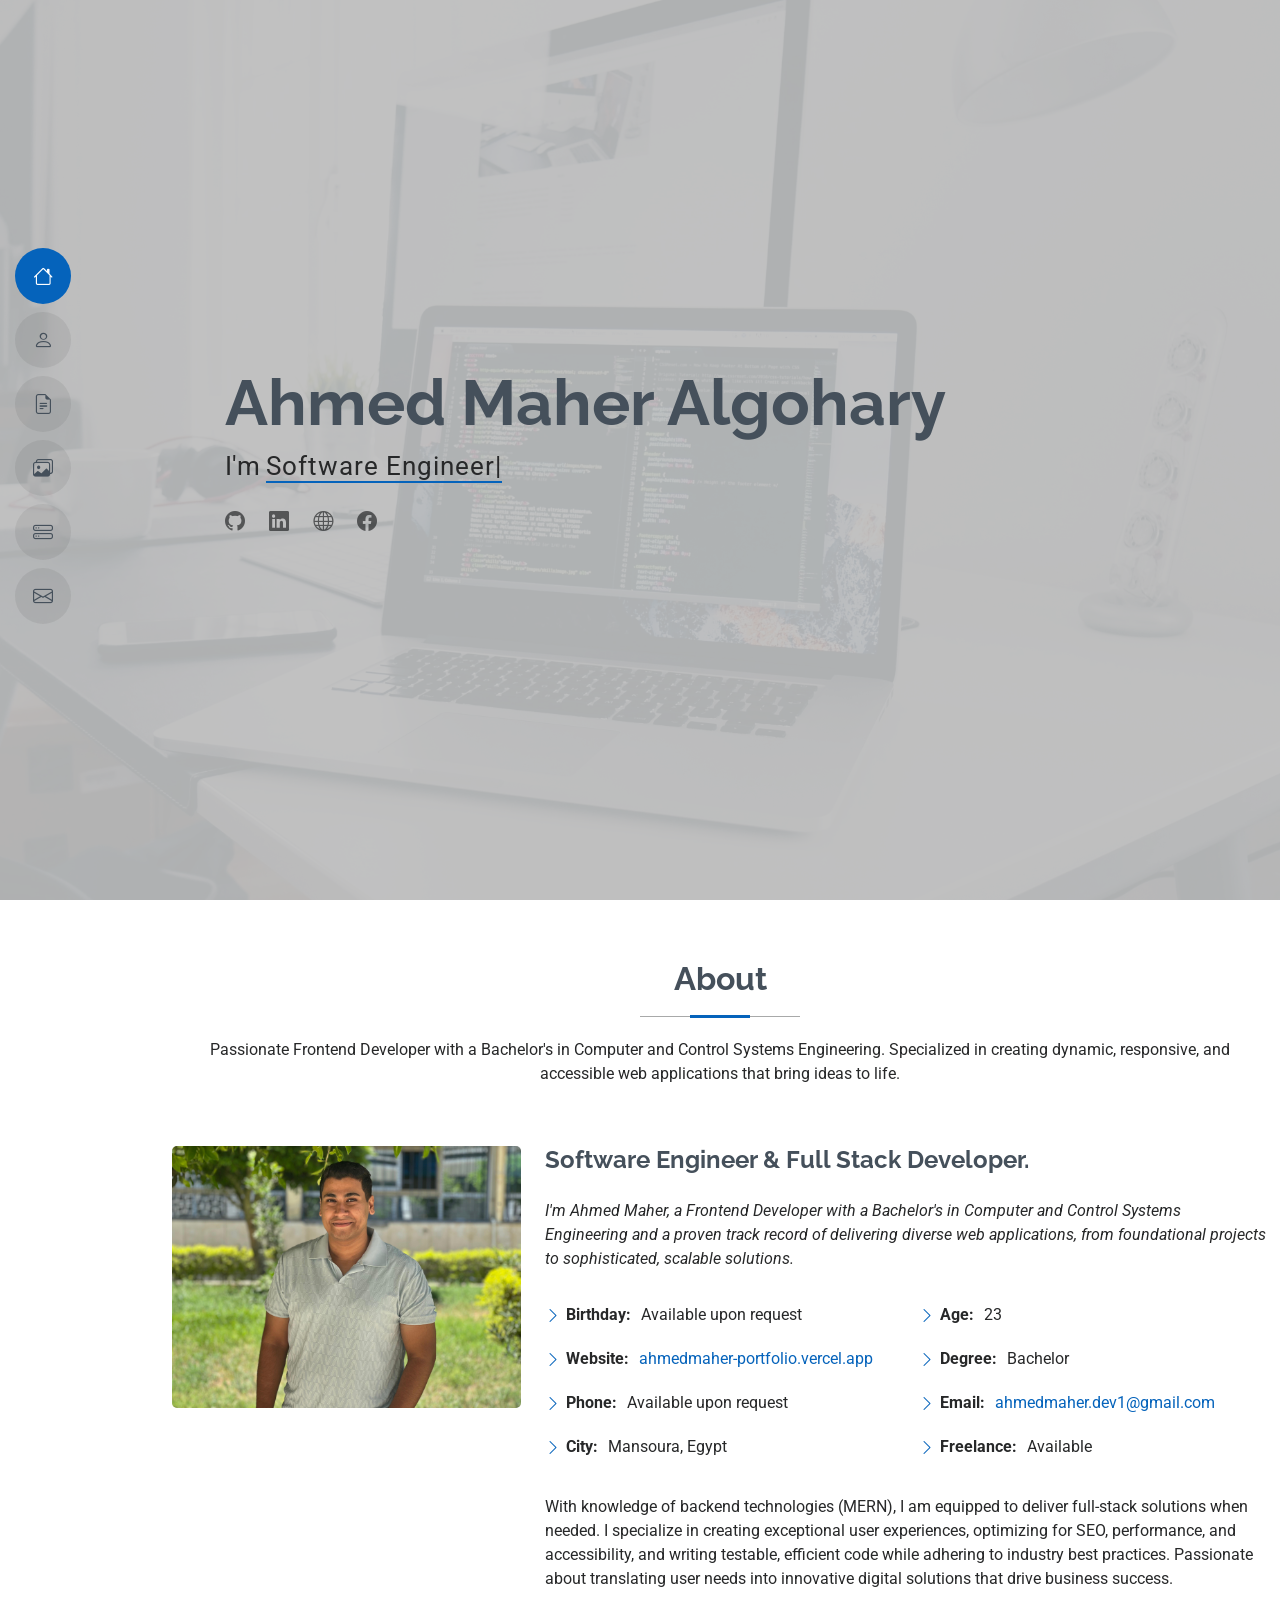
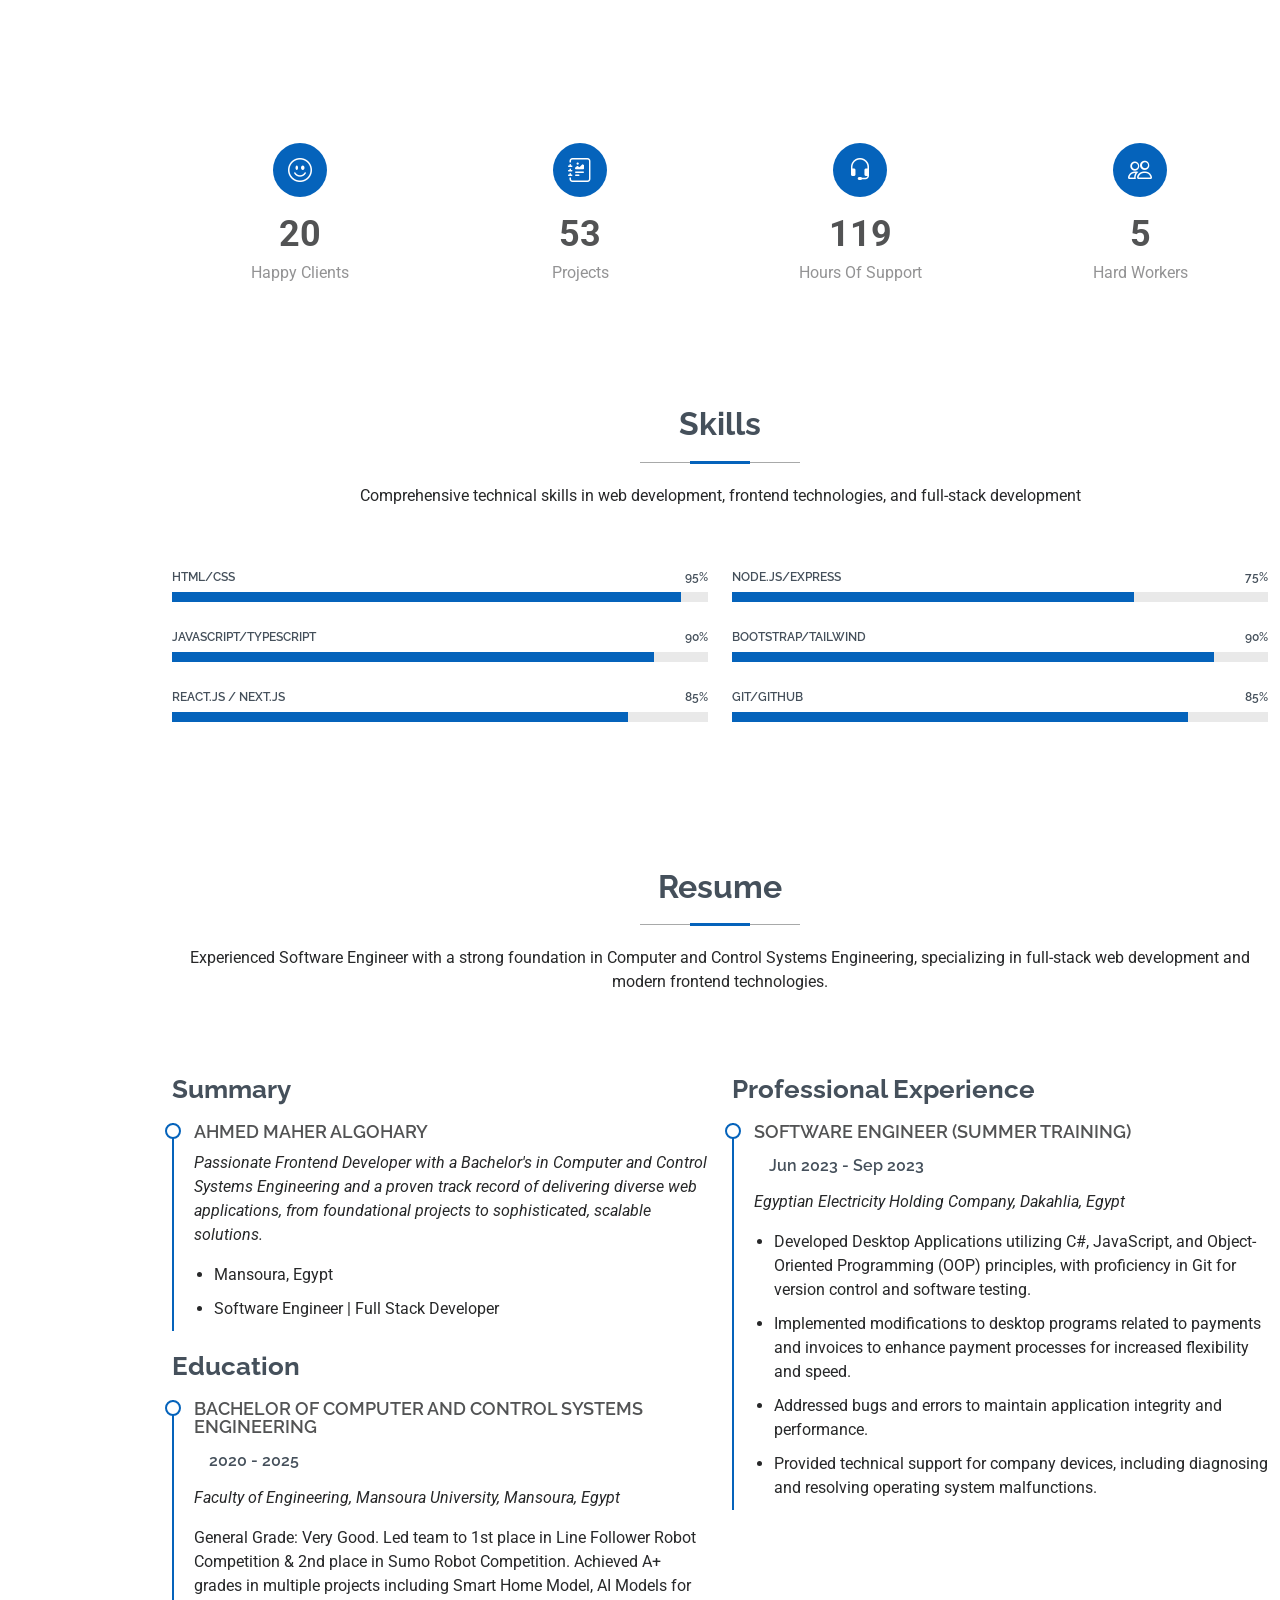
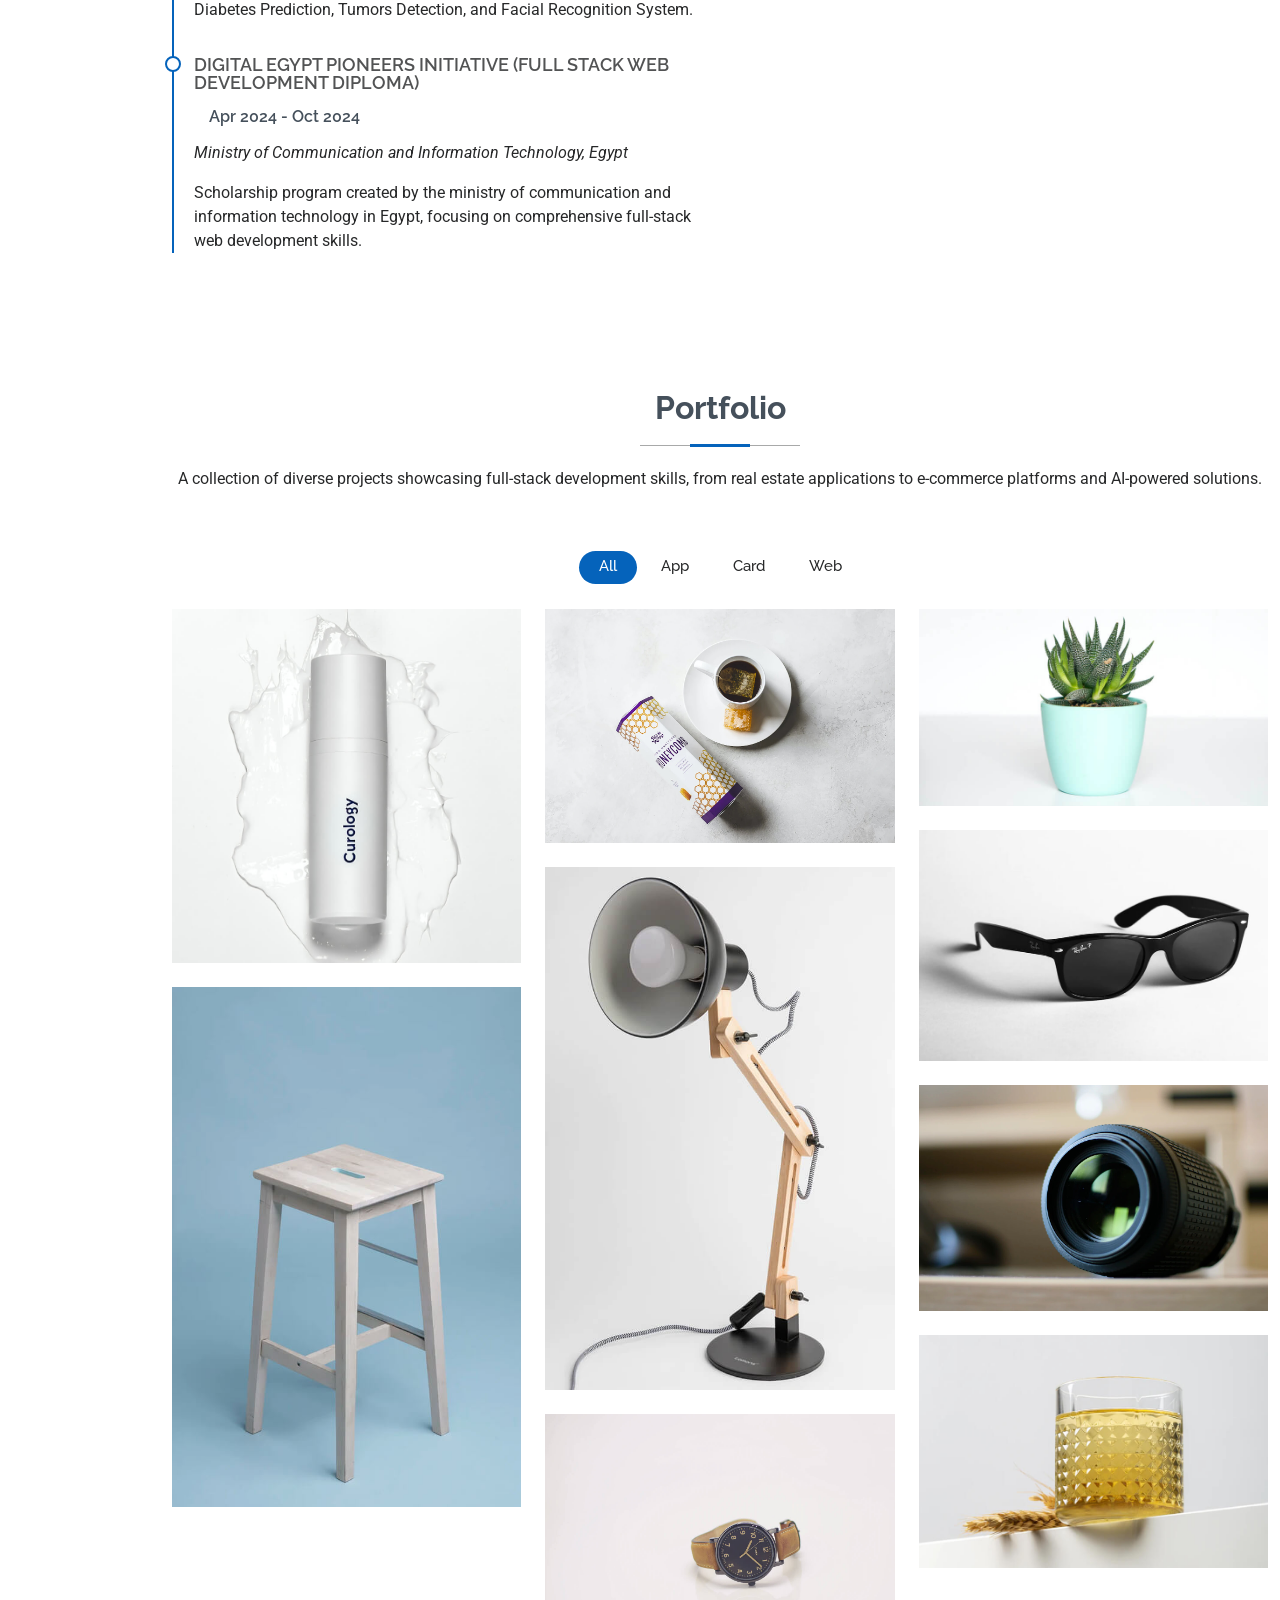
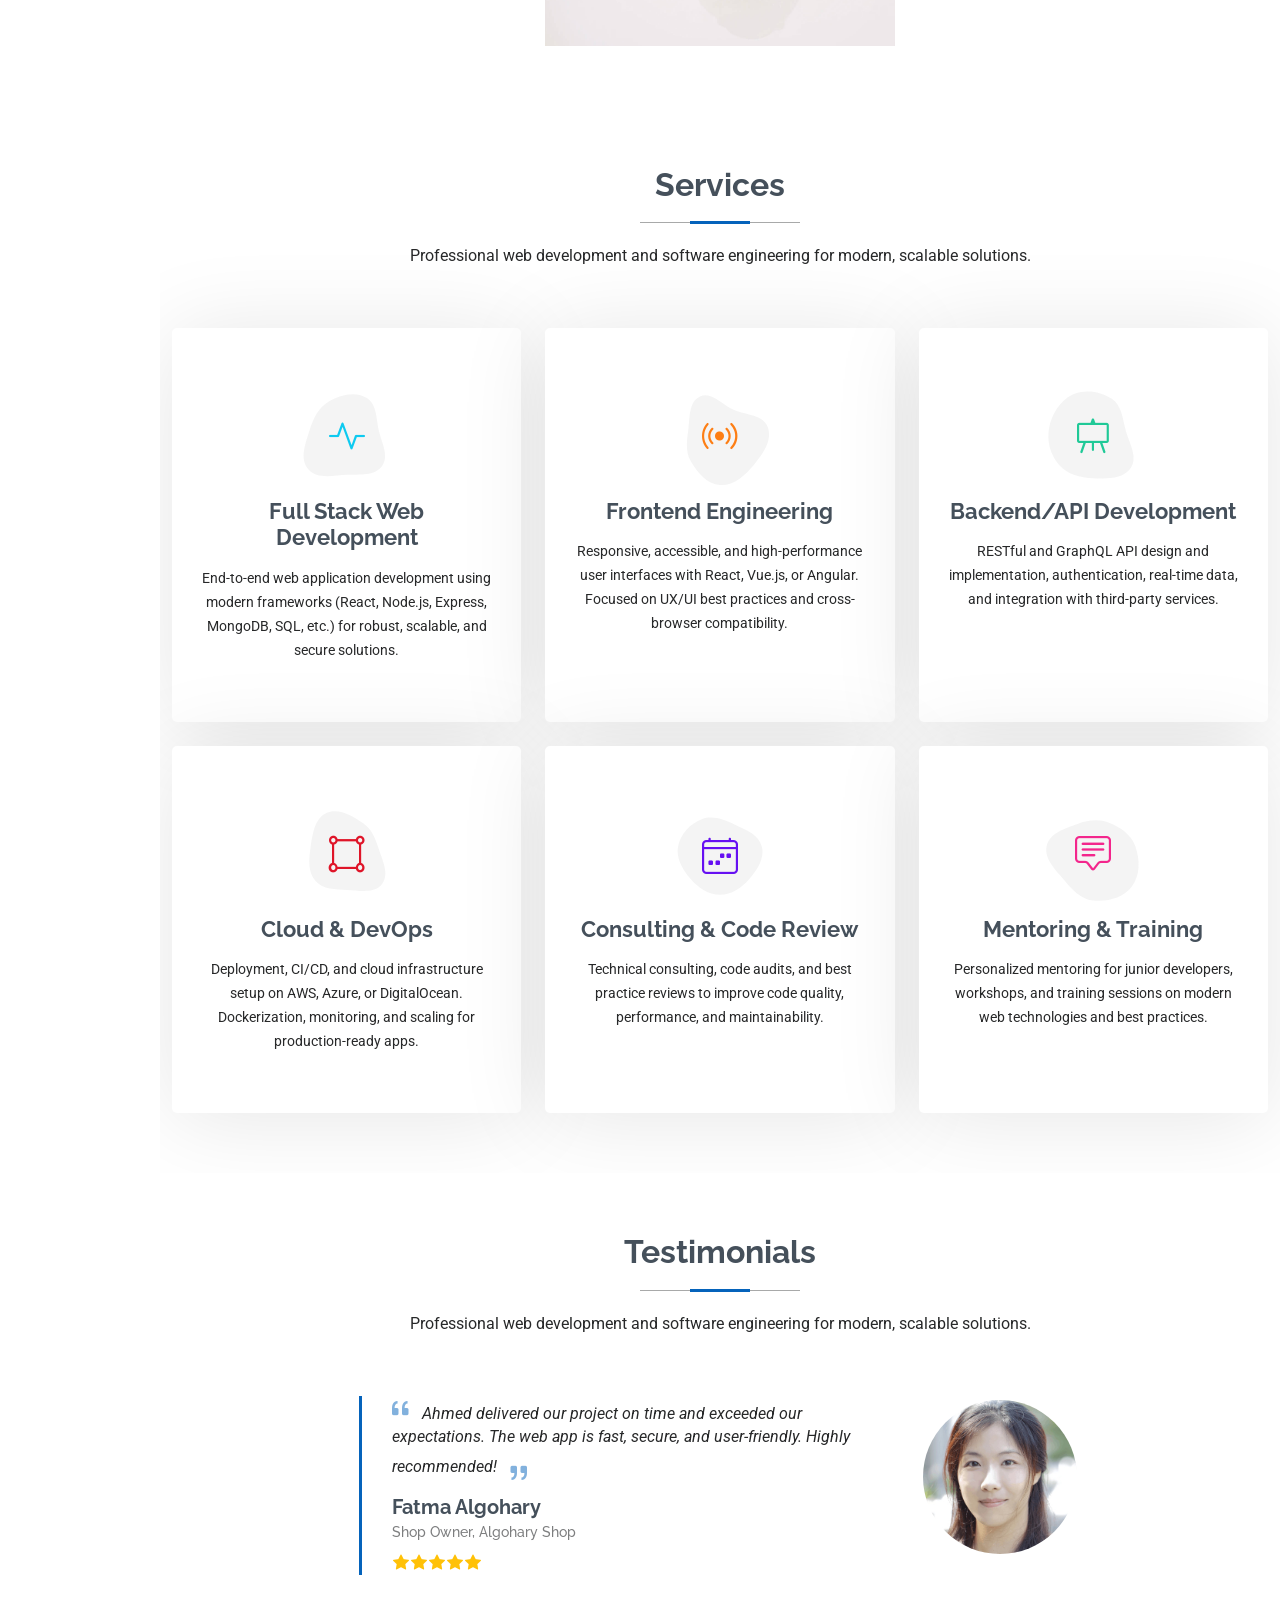
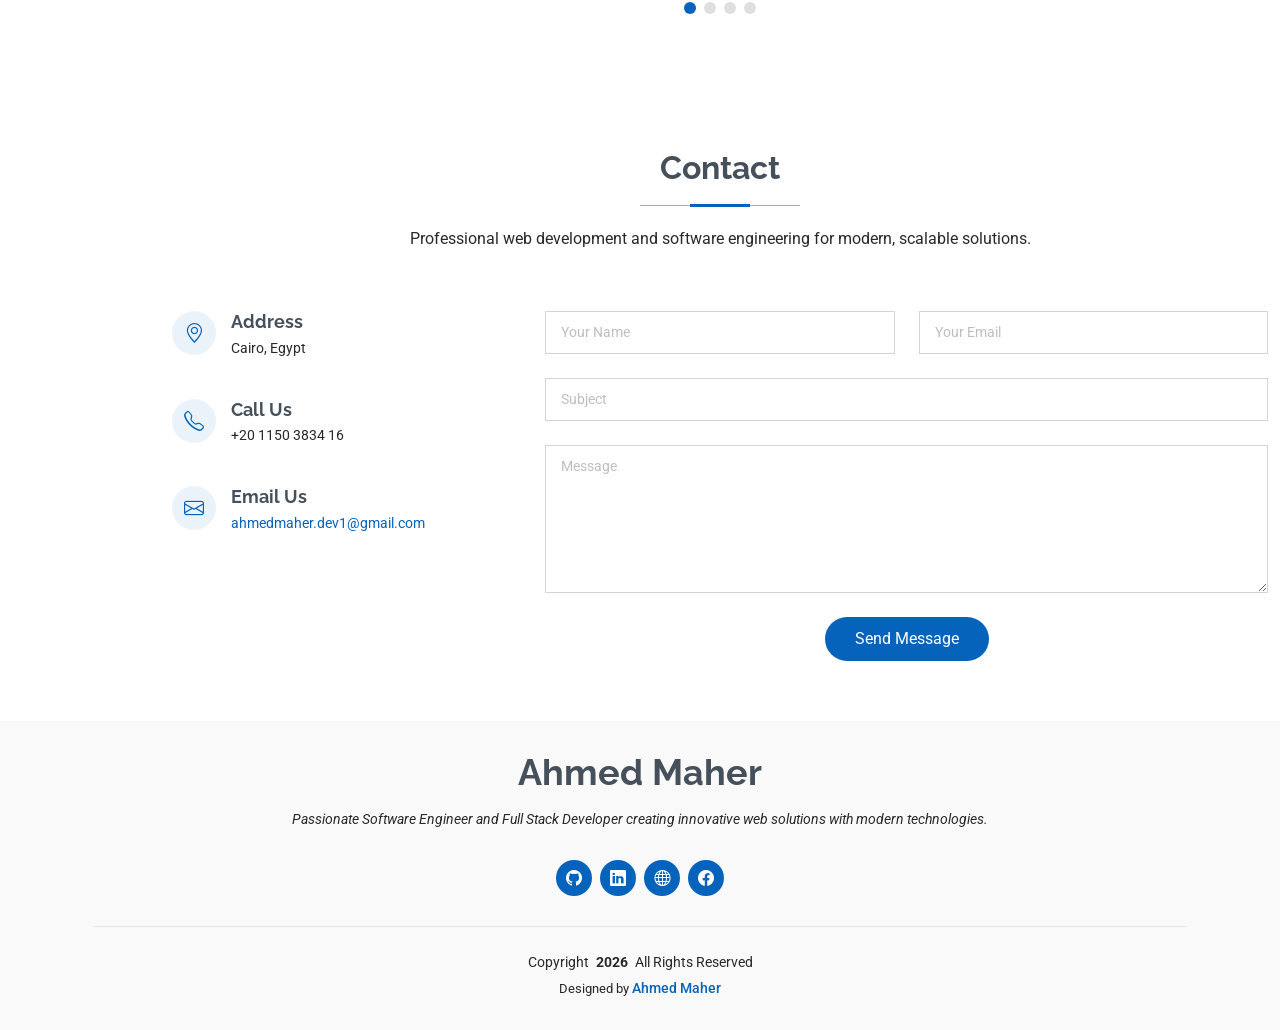
<file: index.html>
<!DOCTYPE html>
<html lang="en">
    <head>
        <meta charset="utf-8" />
        <meta name="title" content="Ahmed Maher | MyResume - Interactive Portfolio">
        <meta name="description" content="Explore Ahmed Maher's interactive personal portfolio. Discover projects, services, testimonials, DevOps skills, and easily get in touch. Built with HTML, SCSS, JavaScript, Bootstrap, Swiper.js, and more.">
        <meta name="keywords" content="Ahmed Maher, personal portfolio, frontend developer, web developer, Bootstrap portfolio, JavaScript projects, resume website, SCSS portfolio, responsive web design, Swiper.js, GLightbox, AOS animations, DevOps, CI/CD, cloud projects">
        <meta name="author" content="Ahmed Maher">
        <meta name="viewport" content="width=device-width, initial-scale=1.0">
        <title>MyResume - Ahmed Maher's Portfolio</title>
        <!-- Open Graph / Facebook -->
        <meta property="og:type" content="website">
        <meta property="og:url" content="https://ahmed-maher77.github.io/MyResume___My-Personal-Portfolio-v3/">
        <meta property="og:title" content="Ahmed Maher | MyResume - Interactive Portfolio">
        <meta property="og:description" content="Showcasing Ahmed Maher's professional experience, projects, services, testimonials, and DevOps skills. Modern, responsive, and built with advanced frontend tools.">
        <meta property="og:image" content="assets/img/favicon.png">
        <!-- Twitter -->
        <meta property="twitter:card" content="summary_large_image">
        <meta property="twitter:url" content="https://ahmed-maher77.github.io/MyResume___My-Personal-Portfolio-v3/">
        <meta property="twitter:title" content="Ahmed Maher | MyResume - Interactive Portfolio">
        <meta property="twitter:description" content="Explore a professional portfolio with interactive project pages, dynamic services, client testimonials, and more.">
        <meta property="twitter:image" content="assets/img/favicon.png">
        <!-- Favicons -->
        <link href="assets/img/favicon.png" rel="icon" />
        <link href="assets/img/apple-touch-icon.png" rel="apple-touch-icon" />

        <!-- Fonts -->
        <link href="https://fonts.googleapis.com" rel="preconnect" />
        <link href="https://fonts.gstatic.com" rel="preconnect" crossorigin />
        <link
            href="https://fonts.googleapis.com/css2?family=Roboto:ital,wght@0,100;0,300;0,400;0,500;0,700;0,900;1,100;1,300;1,400;1,500;1,700;1,900&family=Poppins:ital,wght@0,100;0,200;0,300;0,400;0,500;0,600;0,700;0,800;0,900;1,100;1,200;1,300;1,400;1,500;1,600;1,700;1,800;1,900&family=Raleway:ital,wght@0,100;0,200;0,300;0,400;0,500;0,600;0,700;0,800;0,900;1,100;1,200;1,300;1,400;1,500;1,600;1,700;1,800;1,900&display=swap"
            rel="stylesheet"
        />

        <!-- Vendor CSS Files -->
        <link
            href="assets/vendor/bootstrap/css/bootstrap.min.css"
            rel="stylesheet"
        />
        <link
            href="assets/vendor/bootstrap-icons/bootstrap-icons.css"
            rel="stylesheet"
        />
        <link href="assets/vendor/aos/aos.css" rel="stylesheet" />
        <link
            href="assets/vendor/glightbox/css/glightbox.min.css"
            rel="stylesheet"
        />
        <link
            href="assets/vendor/swiper/swiper-bundle.min.css"
            rel="stylesheet"
        />

        <!-- Main CSS File -->
        <link href="assets/css/main.css" rel="stylesheet" />
    </head>

    <body class="index-page">
        <header
            id="header"
            class="header d-flex flex-column justify-content-center"
        >
            <i class="header-toggle d-xl-none bi bi-list"></i>

            <nav id="navmenu" class="navmenu">
                <ul>
                    <li>
                        <a href="#hero" class="active"
                            ><i class="bi bi-house navicon"></i
                            ><span>Home</span></a
                        >
                    </li>
                    <li>
                        <a href="#about"
                            ><i class="bi bi-person navicon"></i
                            ><span>About</span></a
                        >
                    </li>
                    <li>
                        <a href="#resume"
                            ><i class="bi bi-file-earmark-text navicon"></i
                            ><span>Resume</span></a
                        >
                    </li>
                    <li>
                        <a href="#portfolio"
                            ><i class="bi bi-images navicon"></i
                            ><span>Portfolio</span></a
                        >
                    </li>
                    <li>
                        <a href="#services"
                            ><i class="bi bi-hdd-stack navicon"></i
                            ><span>Services</span></a
                        >
                    </li>
                    <li>
                        <a href="#contact"
                            ><i class="bi bi-envelope navicon"></i
                            ><span>Contact</span></a
                        >
                    </li>
                </ul>
            </nav>
        </header>

        <main class="main">
            <!-- Hero Section -->
            <section id="hero" class="hero section light-background">
                <img src="assets/img/christopher-gower-m_HRfLhgABo-unsplash.jpg" style="filter: blur(0.5px) brightness(0.25)" alt="" />

                <div class="container" data-aos="zoom-out">
                    <div class="row justify-content-center">
                        <div class="col-lg-9">
                            <h2>Ahmed Maher Algohary</h2>
                            <p>
                                I'm
                                <span
                                    class="typed"
                                    data-typed-items="Software Engineer, Full Stack Developer, Frontend Developer, Web Developer"
                                    >Software Engineer</span
                                ><span
                                    class="typed-cursor typed-cursor--blink"
                                    aria-hidden="true"
                                ></span>
                            </p>
                            <div class="social-links">
                                <a
                                    href="https://github.com/Ahmed-Maher77"
                                    target="_blank"
                                    ><i class="bi bi-github"></i
                                ></a>
                                <a
                                    href="https://www.linkedin.com/in/ahmed-maher-algohary"
                                    target="_blank"
                                    ><i class="bi bi-linkedin"></i
                                ></a>
                                <a
                                    href="https://ahmedmaher-portfolio.vercel.app/"
                                    target="_blank"
                                    ><i class="bi bi-globe"></i
                                ></a>
                                <a
                                    href="https://web.facebook.com/profile.php?id=100012154268952"
                                    target="_blank"
                                    ><i class="bi bi-facebook"></i
                                ></a>
                            </div>
                        </div>
                    </div>
                </div>
            </section>
            <!-- /Hero Section -->

            <!-- About Section -->
            <section id="about" class="about section">
                <!-- Section Title -->
                <div class="container section-title" data-aos="fade-up">
                    <h2>About</h2>
                    <p>
                        Passionate Frontend Developer with a Bachelor's in
                        Computer and Control Systems Engineering. Specialized in
                        creating dynamic, responsive, and accessible web
                        applications that bring ideas to life.
                    </p>
                </div>
                <!-- End Section Title -->

                <div class="container" data-aos="fade-up" data-aos-delay="100">
                    <div class="row gy-4 justify-content-center">
                        <div class="col-lg-4">
                            <img
                                src="assets/img/My_Picture_2.jpg"
                                class="img-fluid"
                                alt=""
                                style="border-radius: 5px"
                            />
                        </div>
                        <div class="col-lg-8 content">
                            <h2>
                                Software Engineer &amp; Full Stack Developer.
                            </h2>
                            <p class="fst-italic py-3">
                                I'm Ahmed Maher, a Frontend Developer with a
                                Bachelor's in Computer and Control Systems
                                Engineering and a proven track record of
                                delivering diverse web applications, from
                                foundational projects to sophisticated, scalable
                                solutions.
                            </p>
                            <div class="row">
                                <div class="col-lg-6">
                                    <ul>
                                        <li>
                                            <i class="bi bi-chevron-right"></i>
                                            <strong>Birthday:</strong>
                                            <span>Available upon request</span>
                                        </li>
                                        <li>
                                            <i class="bi bi-chevron-right"></i>
                                            <strong>Website:</strong>
                                            <span
                                                ><a
                                                    href="https://ahmedmaher-portfolio.vercel.app/"
                                                    target="_blank"
                                                    >ahmedmaher-portfolio.vercel.app</a
                                                ></span
                                            >
                                        </li>
                                        <li>
                                            <i class="bi bi-chevron-right"></i>
                                            <strong>Phone:</strong>
                                            <span>Available upon request</span>
                                        </li>
                                        <li>
                                            <i class="bi bi-chevron-right"></i>
                                            <strong>City:</strong>
                                            <span>Mansoura, Egypt</span>
                                        </li>
                                    </ul>
                                </div>
                                <div class="col-lg-6">
                                    <ul>
                                        <li>
                                            <i class="bi bi-chevron-right"></i>
                                            <strong>Age:</strong>
                                            <span>23</span>
                                        </li>
                                        <li>
                                            <i class="bi bi-chevron-right"></i>
                                            <strong>Degree:</strong>
                                            <span>Bachelor</span>
                                        </li>
                                        <li>
                                            <i class="bi bi-chevron-right"></i>
                                            <strong>Email:</strong>
                                            <span
                                                ><a
                                                    href="mailto:ahmedmaher.dev1@gmail.com"
                                                    >ahmedmaher.dev1@gmail.com</a
                                                ></span
                                            >
                                        </li>
                                        <li>
                                            <i class="bi bi-chevron-right"></i>
                                            <strong>Freelance:</strong>
                                            <span>Available</span>
                                        </li>
                                    </ul>
                                </div>
                            </div>
                            <p class="py-3">
                                With knowledge of backend technologies (MERN), I
                                am equipped to deliver full-stack solutions when
                                needed. I specialize in creating exceptional
                                user experiences, optimizing for SEO,
                                performance, and accessibility, and writing
                                testable, efficient code while adhering to
                                industry best practices. Passionate about
                                translating user needs into innovative digital
                                solutions that drive business success.
                            </p>
                        </div>
                    </div>
                </div>
            </section>
            <!-- /About Section -->

            <!-- Stats Section -->
            <section id="stats" class="stats section">
                <div class="container" data-aos="fade-up" data-aos-delay="100">
                    <div class="row gy-4">
                        <div
                            class="col-lg-3 col-md-6 d-flex flex-column align-items-center"
                        >
                            <i class="bi bi-emoji-smile"></i>
                            <div class="stats-item">
                                <span
                                    data-purecounter-start="0"
                                    data-purecounter-end="20"
                                    data-purecounter-duration="1"
                                    class="purecounter"
                                ></span>
                                <p>Happy Clients</p>
                            </div>
                        </div>
                        <!-- End Stats Item -->

                        <div
                            class="col-lg-3 col-md-6 d-flex flex-column align-items-center"
                        >
                            <i class="bi bi-journal-richtext"></i>
                            <div class="stats-item">
                                <span
                                    data-purecounter-start="0"
                                    data-purecounter-end="53"
                                    data-purecounter-duration="1"
                                    class="purecounter"
                                ></span>
                                <p>Projects</p>
                            </div>
                        </div>
                        <!-- End Stats Item -->

                        <div
                            class="col-lg-3 col-md-6 d-flex flex-column align-items-center"
                        >
                            <i class="bi bi-headset"></i>
                            <div class="stats-item">
                                <span
                                    data-purecounter-start="0"
                                    data-purecounter-end="121"
                                    data-purecounter-duration="1"
                                    class="purecounter"
                                ></span>
                                <p>Hours Of Support</p>
                            </div>
                        </div>
                        <!-- End Stats Item -->

                        <div
                            class="col-lg-3 col-md-6 d-flex flex-column align-items-center"
                        >
                            <i class="bi bi-people"></i>
                            <div class="stats-item">
                                <span
                                    data-purecounter-start="0"
                                    data-purecounter-end="5"
                                    data-purecounter-duration="1"
                                    class="purecounter"
                                ></span>
                                <p>Hard Workers</p>
                            </div>
                        </div>
                        <!-- End Stats Item -->
                    </div>
                </div>
            </section>
            <!-- /Stats Section -->

            <!-- Skills Section -->
            <section id="skills" class="skills section">
                <!-- Section Title -->
                <div class="container section-title" data-aos="fade-up">
                    <h2>Skills</h2>
                    <p>
                        Comprehensive technical skills in web development,
                        frontend technologies, and full-stack development
                    </p>
                </div>
                <!-- End Section Title -->

                <div class="container" data-aos="fade-up" data-aos-delay="100">
                    <div class="row skills-content skills-animation">
                        <div class="col-lg-6">
                            <div class="progress">
                                <span class="skill"
                                    ><span>HTML/CSS</span>
                                    <i class="val">95%</i></span
                                >
                                <div class="progress-bar-wrap">
                                    <div
                                        class="progress-bar"
                                        role="progressbar"
                                        aria-valuenow="95"
                                        aria-valuemin="0"
                                        aria-valuemax="100"
                                    ></div>
                                </div>
                            </div>
                            <!-- End Skills Item -->

                            <div class="progress">
                                <span class="skill"
                                    ><span>JavaScript/TypeScript</span>
                                    <i class="val">90%</i></span
                                >
                                <div class="progress-bar-wrap">
                                    <div
                                        class="progress-bar"
                                        role="progressbar"
                                        aria-valuenow="90"
                                        aria-valuemin="0"
                                        aria-valuemax="100"
                                    ></div>
                                </div>
                            </div>
                            <!-- End Skills Item -->

                            <div class="progress">
                                <span class="skill"
                                    ><span>React.js / Next.js</span>
                                    <i class="val">85%</i></span
                                >
                                <div class="progress-bar-wrap">
                                    <div
                                        class="progress-bar"
                                        role="progressbar"
                                        aria-valuenow="85"
                                        aria-valuemin="0"
                                        aria-valuemax="100"
                                    ></div>
                                </div>
                            </div>
                            <!-- End Skills Item -->
                        </div>

                        <div class="col-lg-6">
                            <div class="progress">
                                <span class="skill"
                                    ><span>Node.js/Express</span>
                                    <i class="val">75%</i></span
                                >
                                <div class="progress-bar-wrap">
                                    <div
                                        class="progress-bar"
                                        role="progressbar"
                                        aria-valuenow="75"
                                        aria-valuemin="0"
                                        aria-valuemax="100"
                                    ></div>
                                </div>
                            </div>
                            <!-- End Skills Item -->

                            <div class="progress">
                                <span class="skill"
                                    ><span>Bootstrap/Tailwind</span>
                                    <i class="val">90%</i></span
                                >
                                <div class="progress-bar-wrap">
                                    <div
                                        class="progress-bar"
                                        role="progressbar"
                                        aria-valuenow="90"
                                        aria-valuemin="0"
                                        aria-valuemax="100"
                                    ></div>
                                </div>
                            </div>
                            <!-- End Skills Item -->

                            <div class="progress">
                                <span class="skill"
                                    ><span>Git/GitHub</span>
                                    <i class="val">85%</i></span
                                >
                                <div class="progress-bar-wrap">
                                    <div
                                        class="progress-bar"
                                        role="progressbar"
                                        aria-valuenow="85"
                                        aria-valuemin="0"
                                        aria-valuemax="100"
                                    ></div>
                                </div>
                            </div>
                            <!-- End Skills Item -->
                        </div>
                    </div>
                </div>
            </section>
            <!-- /Skills Section -->

            <!-- Resume Section -->
            <section id="resume" class="resume section">
                <!-- Section Title -->
                <div class="container section-title" data-aos="fade-up">
                    <h2>Resume</h2>
                    <p>
                        Experienced Software Engineer with a strong foundation
                        in Computer and Control Systems Engineering,
                        specializing in full-stack web development and modern
                        frontend technologies.
                    </p>
                </div>
                <!-- End Section Title -->

                <div class="container">
                    <div class="row">
                        <div
                            class="col-lg-6"
                            data-aos="fade-up"
                            data-aos-delay="100"
                        >
                            <h3 class="resume-title">Summary</h3>

                            <div class="resume-item pb-0">
                                <h4>Ahmed Maher Algohary</h4>
                                <p>
                                    <em
                                        >Passionate Frontend Developer with a
                                        Bachelor's in Computer and Control
                                        Systems Engineering and a proven track
                                        record of delivering diverse web
                                        applications, from foundational projects
                                        to sophisticated, scalable
                                        solutions.</em
                                    >
                                </p>
                                <ul>
                                    <li>Mansoura, Egypt</li>
                                    <li>
                                        Software Engineer | Full Stack Developer
                                    </li>
                                </ul>
                            </div>
                            <!-- End Resume Item -->

                            <h3 class="resume-title">Education</h3>
                            <div class="resume-item">
                                <h4>
                                    Bachelor of Computer and Control Systems
                                    Engineering
                                </h4>
                                <h5>2020 - 2025</h5>
                                <p>
                                    <em
                                        >Faculty of Engineering, Mansoura
                                        University, Mansoura, Egypt</em
                                    >
                                </p>
                                <p>
                                    General Grade: Very Good. Led team to 1st
                                    place in Line Follower Robot Competition &
                                    2nd place in Sumo Robot Competition.
                                    Achieved A+ grades in multiple projects
                                    including Smart Home Model, AI Models for
                                    Diabetes Prediction, Tumors Detection, and
                                    Facial Recognition System.
                                </p>
                            </div>
                            <!-- End Resume Item -->

                            <div class="resume-item">
                                <h4>
                                    Digital Egypt Pioneers Initiative (Full
                                    Stack Web Development Diploma)
                                </h4>
                                <h5>Apr 2024 - Oct 2024</h5>
                                <p>
                                    <em
                                        >Ministry of Communication and
                                        Information Technology, Egypt</em
                                    >
                                </p>
                                <p>
                                    Scholarship program created by the ministry
                                    of communication and information technology
                                    in Egypt, focusing on comprehensive
                                    full-stack web development skills.
                                </p>
                            </div>
                            <!-- End Resume Item -->
                        </div>

                        <div
                            class="col-lg-6"
                            data-aos="fade-up"
                            data-aos-delay="200"
                        >
                            <h3 class="resume-title">
                                Professional Experience
                            </h3>
                            <div class="resume-item">
                                <h4>Software Engineer (Summer Training)</h4>
                                <h5>Jun 2023 - Sep 2023</h5>
                                <p>
                                    <em
                                        >Egyptian Electricity Holding Company,
                                        Dakahlia, Egypt</em
                                    >
                                </p>
                                <ul>
                                    <li>
                                        Developed Desktop Applications utilizing
                                        C#, JavaScript, and Object-Oriented
                                        Programming (OOP) principles, with
                                        proficiency in Git for version control
                                        and software testing.
                                    </li>
                                    <li>
                                        Implemented modifications to desktop
                                        programs related to payments and
                                        invoices to enhance payment processes
                                        for increased flexibility and speed.
                                    </li>
                                    <li>
                                        Addressed bugs and errors to maintain
                                        application integrity and performance.
                                    </li>
                                    <li>
                                        Provided technical support for company
                                        devices, including diagnosing and
                                        resolving operating system malfunctions.
                                    </li>
                                </ul>
                            </div>
                            <!-- End Resume Item -->
                        </div>
                    </div>
                </div>
            </section>
            <!-- /Resume Section -->

            <!-- Portfolio Section -->
            <section id="portfolio" class="portfolio section">
                <!-- Section Title -->
                <div class="container section-title" data-aos="fade-up">
                    <h2>Portfolio</h2>
                    <p>
                        A collection of diverse projects showcasing full-stack
                        development skills, from real estate applications to
                        e-commerce platforms and AI-powered solutions.
                    </p>
                </div>
                <!-- End Section Title -->

                <div class="container">
                    <div
                        class="isotope-layout"
                        data-default-filter="*"
                        data-layout="masonry"
                        data-sort="original-order"
                    >
                        <ul
                            class="portfolio-filters isotope-filters"
                            data-aos="fade-up"
                            data-aos-delay="100"
                        >
                            <li data-filter="*" class="filter-active">All</li>
                            <li data-filter=".filter-app">App</li>
                            <li data-filter=".filter-product">Card</li>
                            <li data-filter=".filter-branding">Web</li>
                        </ul>
                        <!-- End Portfolio Filters -->

                        <div
                            class="row gy-4 isotope-container"
                            data-aos="fade-up"
                            data-aos-delay="200"
                        >
                            <div
                                class="col-lg-4 col-md-6 portfolio-item isotope-item filter-app"
                            >
                                <img
                                    src="assets/img/masonry-portfolio/masonry-portfolio-1.jpg"
                                    class="img-fluid"
                                    alt=""
                                />
                                <div class="portfolio-info">
                                    <h4>SignLink</h4>
                                    <p>Full Stack Real Estate Web App</p>
                                    <a
                                        href="assets/img/masonry-portfolio/masonry-portfolio-1.jpg"
                                        title="SignLink"
                                        data-gallery="portfolio-gallery-app"
                                        class="glightbox preview-link"
                                        ><i class="bi bi-zoom-in"></i
                                    ></a>
                                    <a
                                        href="portfolio-details.html?id=app1"
                                        title="More Details"
                                        class="details-link"
                                        ><i class="bi bi-link-45deg"></i
                                    ></a>
                                </div>
                            </div>
                            <!-- End Portfolio Item -->

                            <div
                                class="col-lg-4 col-md-6 portfolio-item isotope-item filter-product"
                            >
                                <img
                                    src="assets/img/masonry-portfolio/masonry-portfolio-2.jpg"
                                    class="img-fluid"
                                    alt=""
                                />
                                <div class="portfolio-info">
                                    <h4>Algohary Shop</h4>
                                    <p>E-commerce Web Application</p>
                                    <a
                                        href="assets/img/masonry-portfolio/masonry-portfolio-2.jpg"
                                        title="Algohary Shop"
                                        data-gallery="portfolio-gallery-product"
                                        class="glightbox preview-link"
                                        ><i class="bi bi-zoom-in"></i
                                    ></a>
                                    <a
                                        href="portfolio-details.html?id=product1"
                                        title="More Details"
                                        class="details-link"
                                        ><i class="bi bi-link-45deg"></i
                                    ></a>
                                </div>
                            </div>
                            <!-- End Portfolio Item -->

                            <div
                                class="col-lg-4 col-md-6 portfolio-item isotope-item filter-branding"
                            >
                                <img
                                    src="assets/img/masonry-portfolio/masonry-portfolio-3.jpg"
                                    class="img-fluid"
                                    alt=""
                                />
                                <div class="portfolio-info">
                                    <h4>Branding 1</h4>
                                    <p>Lorem ipsum, dolor sit</p>
                                    <a
                                        href="assets/img/masonry-portfolio/masonry-portfolio-3.jpg"
                                        title="Branding 1"
                                        data-gallery="portfolio-gallery-branding"
                                        class="glightbox preview-link"
                                        ><i class="bi bi-zoom-in"></i
                                    ></a>
                                    <a
                                        href="portfolio-details.html?id=branding1"
                                        title="More Details"
                                        class="details-link"
                                        ><i class="bi bi-link-45deg"></i
                                    ></a>
                                </div>
                            </div>
                            <!-- End Portfolio Item -->

                            <div
                                class="col-lg-4 col-md-6 portfolio-item isotope-item filter-app"
                            >
                                <img
                                    src="assets/img/masonry-portfolio/masonry-portfolio-4.jpg"
                                    class="img-fluid"
                                    alt=""
                                />
                                <div class="portfolio-info">
                                    <h4>App 2</h4>
                                    <p>Lorem ipsum, dolor sit</p>
                                    <a
                                        href="assets/img/masonry-portfolio/masonry-portfolio-4.jpg"
                                        title="App 2"
                                        data-gallery="portfolio-gallery-app"
                                        class="glightbox preview-link"
                                        ><i class="bi bi-zoom-in"></i
                                    ></a>
                                    <a
                                        href="portfolio-details.html?id=app2"
                                        title="More Details"
                                        class="details-link"
                                        ><i class="bi bi-link-45deg"></i
                                    ></a>
                                </div>
                            </div>
                            <!-- End Portfolio Item -->

                            <div
                                class="col-lg-4 col-md-6 portfolio-item isotope-item filter-product"
                            >
                                <img
                                    src="assets/img/masonry-portfolio/masonry-portfolio-5.jpg"
                                    class="img-fluid"
                                    alt=""
                                />
                                <div class="portfolio-info">
                                    <h4>AI Wind Power Predictor</h4>
                                    <p>Machine Learning Application</p>
                                    <a
                                        href="assets/img/masonry-portfolio/masonry-portfolio-5.jpg"
                                        title="AI Wind Power Predictor"
                                        data-gallery="portfolio-gallery-product"
                                        class="glightbox preview-link"
                                        ><i class="bi bi-zoom-in"></i
                                    ></a>
                                    <a
                                        href="portfolio-details.html?id=product2"
                                        title="More Details"
                                        class="details-link"
                                        ><i class="bi bi-link-45deg"></i
                                    ></a>
                                </div>
                            </div>
                            <!-- End Portfolio Item -->

                            <div
                                class="col-lg-4 col-md-6 portfolio-item isotope-item filter-branding"
                            >
                                <img
                                    src="assets/img/masonry-portfolio/masonry-portfolio-6.jpg"
                                    class="img-fluid"
                                    alt=""
                                />
                                <div class="portfolio-info">
                                    <h4>Branding 2</h4>
                                    <p>Lorem ipsum, dolor sit</p>
                                    <a
                                        href="assets/img/masonry-portfolio/masonry-portfolio-6.jpg"
                                        title="Branding 2"
                                        data-gallery="portfolio-gallery-branding"
                                        class="glightbox preview-link"
                                        ><i class="bi bi-zoom-in"></i
                                    ></a>
                                    <a
                                        href="portfolio-details.html?id=branding2"
                                        title="More Details"
                                        class="details-link"
                                        ><i class="bi bi-link-45deg"></i
                                    ></a>
                                </div>
                            </div>
                            <!-- End Portfolio Item -->

                            <div
                                class="col-lg-4 col-md-6 portfolio-item isotope-item filter-app"
                            >
                                <img
                                    src="assets/img/masonry-portfolio/masonry-portfolio-7.jpg"
                                    class="img-fluid"
                                    alt=""
                                />
                                <div class="portfolio-info">
                                    <h4>App 3</h4>
                                    <p>Lorem ipsum, dolor sit</p>
                                    <a
                                        href="assets/img/masonry-portfolio/masonry-portfolio-7.jpg"
                                        title="App 3"
                                        data-gallery="portfolio-gallery-app"
                                        class="glightbox preview-link"
                                        ><i class="bi bi-zoom-in"></i
                                    ></a>
                                    <a
                                        href="portfolio-details.html?id=app3"
                                        title="More Details"
                                        class="details-link"
                                        ><i class="bi bi-link-45deg"></i
                                    ></a>
                                </div>
                            </div>
                            <!-- End Portfolio Item -->

                            <div
                                class="col-lg-4 col-md-6 portfolio-item isotope-item filter-product"
                            >
                                <img
                                    src="assets/img/masonry-portfolio/masonry-portfolio-8.jpg"
                                    class="img-fluid"
                                    alt=""
                                />
                                <div class="portfolio-info">
                                    <h4>Product Management System</h4>
                                    <p>CRUD Operations Application</p>
                                    <a
                                        href="assets/img/masonry-portfolio/masonry-portfolio-8.jpg"
                                        title="Product Management System"
                                        data-gallery="portfolio-gallery-product"
                                        class="glightbox preview-link"
                                        ><i class="bi bi-zoom-in"></i
                                    ></a>
                                    <a
                                        href="portfolio-details.html?id=product3"
                                        title="More Details"
                                        class="details-link"
                                        ><i class="bi bi-link-45deg"></i
                                    ></a>
                                </div>
                            </div>
                            <!-- End Portfolio Item -->

                            <div
                                class="col-lg-4 col-md-6 portfolio-item isotope-item filter-branding"
                            >
                                <img
                                    src="assets/img/masonry-portfolio/masonry-portfolio-9.jpg"
                                    class="img-fluid"
                                    alt=""
                                />
                                <div class="portfolio-info">
                                    <h4>Branding 3</h4>
                                    <p>Lorem ipsum, dolor sit</p>
                                    <a
                                        href="assets/img/masonry-portfolio/masonry-portfolio-9.jpg"
                                        title="Branding 2"
                                        data-gallery="portfolio-gallery-branding"
                                        class="glightbox preview-link"
                                        ><i class="bi bi-zoom-in"></i
                                    ></a>
                                    <a
                                        href="portfolio-details.html?id=branding3"
                                        title="More Details"
                                        class="details-link"
                                        ><i class="bi bi-link-45deg"></i
                                    ></a>
                                </div>
                            </div>
                            <!-- End Portfolio Item -->
                        </div>
                        <!-- End Portfolio Container -->
                    </div>
                </div>
            </section>
            <!-- /Portfolio Section -->

            <!-- Services Section -->
            <section id="services" class="services section">
                <!-- Section Title -->
                <div class="container section-title" data-aos="fade-up">
                    <h2>Services</h2>
                    <p>
                        Professional web development and software engineering
                        for modern, scalable solutions.
                    </p>
                </div>
                <!-- End Section Title -->

                <div class="container">
                    <div class="row gy-4">
                        <div
                            class="col-lg-4 col-md-6"
                            data-aos="fade-up"
                            data-aos-delay="100"
                        >
                            <div
                                class="service-item item-cyan position-relative"
                            >
                                <div class="icon">
                                    <svg
                                        width="100"
                                        height="100"
                                        viewBox="0 0 600 600"
                                        xmlns="http://www.w3.org/2000/svg"
                                    >
                                        <path
                                            stroke="none"
                                            stroke-width="0"
                                            fill="#f5f5f5"
                                            d="M300,521.0016835830174C376.1290562159157,517.8887921683347,466.0731472004068,529.7835943286574,510.70327084640275,468.03025145048787C554.3714126377745,407.6079735673963,508.03601936045806,328.9844924480964,491.2728898941984,256.3432110539036C474.5976632858925,184.082847569629,479.9380746630129,96.60480741107993,416.23090153303,58.64404602377083C348.86323505073057,18.502131276798302,261.93793281208167,40.57373210992963,193.5410806939664,78.93577620505333C130.42746243093433,114.334589627462,98.30271207620316,179.96522072025542,76.75703585869454,249.04625023123273C51.97151888228291,328.5150500222984,13.704378332031375,421.85034740162234,66.52175969318436,486.19268352777647C119.04800174914682,550.1803526380478,217.28368757567262,524.383925680826,300,521.0016835830174"
                                        ></path>
                                    </svg>
                                    <i class="bi bi-activity"></i>
                                </div>
                                <a
                                    href="service-details.html?id=fullstack"
                                    class="stretched-link"
                                >
                                    <h3>Full Stack Web Development</h3>
                                </a>
                                <p>
                                    End-to-end web application development using
                                    modern frameworks (React, Node.js, Express,
                                    MongoDB, SQL, etc.) for robust, scalable,
                                    and secure solutions.
                                </p>
                            </div>
                        </div>
                        <!-- End Service Item -->

                        <div
                            class="col-lg-4 col-md-6"
                            data-aos="fade-up"
                            data-aos-delay="200"
                        >
                            <div
                                class="service-item item-orange position-relative"
                            >
                                <div class="icon">
                                    <svg
                                        width="100"
                                        height="100"
                                        viewBox="0 0 600 600"
                                        xmlns="http://www.w3.org/2000/svg"
                                    >
                                        <path
                                            stroke="none"
                                            stroke-width="0"
                                            fill="#f5f5f5"
                                            d="M300,582.0697525312426C382.5290701553225,586.8405444964366,449.9789794690241,525.3245884688669,502.5850820975895,461.55621195738473C556.606425686781,396.0723002908107,615.8543463187945,314.28637112970534,586.6730223649479,234.56875336149918C558.9533121215079,158.8439757836574,454.9685369536778,164.00468322053177,381.49747125262974,130.76875717737553C312.15926192815925,99.40240125094834,248.97055460311594,18.661163978235184,179.8680185752513,50.54337015887873C110.5421016452524,82.52863877960104,119.82277516462835,180.83849132639028,109.12597500060166,256.43424936330496C100.08760227029461,320.3096726198365,92.17705696193138,384.0621239912766,124.79988738764834,439.7174275375508C164.83382741302287,508.01625554203684,220.96474134820875,577.5009287672846,300,582.0697525312426"
                                        ></path>
                                    </svg>
                                    <i class="bi bi-broadcast"></i>
                                </div>
                                <a
                                    href="service-details.html?id=frontend"
                                    class="stretched-link"
                                >
                                    <h3>Frontend Engineering</h3>
                                </a>
                                <p>
                                    Responsive, accessible, and high-performance
                                    user interfaces with React, Vue.js, or
                                    Angular. Focused on UX/UI best practices and
                                    cross-browser compatibility.
                                </p>
                            </div>
                        </div>
                        <!-- End Service Item -->

                        <div
                            class="col-lg-4 col-md-6"
                            data-aos="fade-up"
                            data-aos-delay="300"
                        >
                            <div
                                class="service-item item-teal position-relative"
                            >
                                <div class="icon">
                                    <svg
                                        width="100"
                                        height="100"
                                        viewBox="0 0 600 600"
                                        xmlns="http://www.w3.org/2000/svg"
                                    >
                                        <path
                                            stroke="none"
                                            stroke-width="0"
                                            fill="#f5f5f5"
                                            d="M300,541.5067337569781C382.14930387511276,545.0595476570109,479.8736841581634,548.3450877840088,526.4010558755058,480.5488172755941C571.5218469581645,414.80211281144784,517.5187510058486,332.0715597781072,496.52539010469104,255.14436215662573C477.37192572678356,184.95920475031193,473.57363656557914,105.61284051026155,413.0603344069578,65.22779650032875C343.27470386102294,18.654635553484475,251.2091493199835,5.337323636656869,175.0934190732945,40.62881213300186C103.41431057327972,76.43348514350839,51.98124368387456,156.15599469081315,36.44837278890362,239.84606092416172C21.716077023791087,319.22268207091537,43.775223500013084,401.1760424656574,96.891909868211,461.97329694683043C147.22146801428983,519.5804099606455,223.5754009179313,538.201503339737,300,541.5067337569781"
                                        ></path>
                                    </svg>
                                    <i class="bi bi-easel"></i>
                                </div>
                                <a
                                    href="service-details.html?id=backend"
                                    class="stretched-link"
                                >
                                    <h3>Backend/API Development</h3>
                                </a>
                                <p>
                                    RESTful and GraphQL API design and
                                    implementation, authentication, real-time
                                    data, and integration with third-party
                                    services.
                                </p>
                            </div>
                        </div>
                        <!-- End Service Item -->

                        <div
                            class="col-lg-4 col-md-6"
                            data-aos="fade-up"
                            data-aos-delay="400"
                        >
                            <div
                                class="service-item item-red position-relative"
                            >
                                <div class="icon">
                                    <svg
                                        width="100"
                                        height="100"
                                        viewBox="0 0 600 600"
                                        xmlns="http://www.w3.org/2000/svg"
                                    >
                                        <path
                                            stroke="none"
                                            stroke-width="0"
                                            fill="#f5f5f5"
                                            d="M300,503.46388370962813C374.79870501325706,506.71871716319447,464.8034551963731,527.1746412648533,510.4981551193396,467.86667711651364C555.9287308511215,408.9015244558933,512.6030010748507,327.5744911775523,490.211057578863,256.5855673507754C471.097692560561,195.9906835881958,447.69079081568157,138.11976852964426,395.19560036434837,102.3242989838813C329.3053358748298,57.3949838291264,248.02791733380457,8.279543830951368,175.87071277845988,42.242879143198664C103.41431057327972,76.34704239035025,93.79494320519305,170.9812938413882,81.28167332365135,250.07896920659033C70.17666984294237,320.27484674793965,64.84698225790005,396.69656628748305,111.28512138212992,450.4950937839243C156.20124167950087,502.5303643271138,231.32542653798444,500.4755392045468,300,503.46388370962813"
                                        ></path>
                                    </svg>
                                    <i class="bi bi-bounding-box-circles"></i>
                                </div>
                                <a
                                    href="service-details.html?id=cloud"
                                    class="stretched-link"
                                >
                                    <h3>Cloud & DevOps</h3>
                                </a>
                                <p>
                                    Deployment, CI/CD, and cloud infrastructure
                                    setup on AWS, Azure, or DigitalOcean.
                                    Dockerization, monitoring, and scaling for
                                    production-ready apps.
                                </p>
                            </div>
                        </div>
                        <!-- End Service Item -->

                        <div
                            class="col-lg-4 col-md-6"
                            data-aos="fade-up"
                            data-aos-delay="500"
                        >
                            <div
                                class="service-item item-indigo position-relative"
                            >
                                <div class="icon">
                                    <svg
                                        width="100"
                                        height="100"
                                        viewBox="0 0 600 600"
                                        xmlns="http://www.w3.org/2000/svg"
                                    >
                                        <path
                                            stroke="none"
                                            stroke-width="0"
                                            fill="#f5f5f5"
                                            d="M300,532.3542879108572C369.38199826031484,532.3153073249985,429.10787420159085,491.63046689027357,474.5244479745417,439.17860296908856C522.8885846962883,383.3225815378663,569.1668002868075,314.3205725914397,550.7432151929288,242.7694973846089C532.6665558377875,172.5657663291529,456.2379748765914,142.6223662098291,390.3689995646985,112.34683881706744C326.66090330228417,83.06452184765237,258.84405631176094,53.51806209861945,193.32584062364296,78.48882559362697C121.61183558270385,105.82097193414197,62.805066853699245,167.19869350419734,48.57481801355237,242.6138429142374C34.843463184063346,315.3850353017275,76.69343916112496,383.4422959591041,125.22947124332185,439.3748458443577C170.7312796277747,491.8107796887764,230.57421082200815,532.3932930995766,300,532.3542879108572"
                                        ></path>
                                    </svg>
                                    <i class="bi bi-calendar4-week icon"></i>
                                </div>
                                <a
                                    href="service-details.html?id=consulting"
                                    class="stretched-link"
                                >
                                    <h3>Consulting & Code Review</h3>
                                </a>
                                <p>
                                    Technical consulting, code audits, and best
                                    practice reviews to improve code quality,
                                    performance, and maintainability.
                                </p>
                            </div>
                        </div>
                        <!-- End Service Item -->

                        <div
                            class="col-lg-4 col-md-6"
                            data-aos="fade-up"
                            data-aos-delay="600"
                        >
                            <div
                                class="service-item item-pink position-relative"
                            >
                                <div class="icon">
                                    <svg
                                        width="100"
                                        height="100"
                                        viewBox="0 0 600 600"
                                        xmlns="http://www.w3.org/2000/svg"
                                    >
                                        <path
                                            stroke="none"
                                            stroke-width="0"
                                            fill="#f5f5f5"
                                            d="M300,566.797414625762C385.7384707136149,576.1784315230908,478.7894351017131,552.8928747891023,531.9192734346935,484.94944893311C584.6109503024035,417.5663521118492,582.489472248146,322.67544863468447,553.9536738515405,242.03673114598146C529.1557734026468,171.96086150256528,465.24506316201064,127.66468636344209,395.9583748389544,100.7403814666027C334.2173773831606,76.7482773500951,269.4350130405921,84.62216499799875,207.1952322260088,107.2889140133804C132.92018162631612,134.33871894543012,41.79353780512637,160.00259165414826,22.644507872594943,236.69541883565114C3.319112789854554,314.0945973066697,72.72355303640163,379.243833228382,124.04198916343866,440.3218312028393C172.9286146004772,498.5055451809895,224.45579914871206,558.5317968840102,300,566.797414625762"
                                        ></path>
                                    </svg>
                                    <i class="bi bi-chat-square-text"></i>
                                </div>
                                <a
                                    href="service-details.html?id=mentoring"
                                    class="stretched-link"
                                >
                                    <h3>Mentoring & Training</h3>
                                </a>
                                <p>
                                    Personalized mentoring for junior
                                    developers, workshops, and training sessions
                                    on modern web technologies and best
                                    practices.
                                </p>
                            </div>
                        </div>
                        <!-- End Service Item -->
                    </div>
                </div>
            </section>
            <!-- /Services Section -->

            <!-- Testimonials Section -->
            <section id="testimonials" class="testimonials section">
                <!-- Section Title -->
                <div class="container section-title" data-aos="fade-up">
                    <h2>Testimonials</h2>
                    <p>
                        Professional web development and software engineering
                        for modern, scalable solutions.
                    </p>
                </div>
                <!-- End Section Title -->

                <div class="container" data-aos="fade-up" data-aos-delay="100">
                    <div class="swiper init-swiper">
                        <script type="application/json" class="swiper-config">
                            {
                                "loop": true,
                                "speed": 600,
                                "autoplay": {
                                    "delay": 5000
                                },
                                "slidesPerView": "auto",
                                "pagination": {
                                    "el": ".swiper-pagination",
                                    "type": "bullets",
                                    "clickable": true
                                }
                            }
                        </script>
                        <div class="swiper-wrapper">
                            <div class="swiper-slide">
                                <div class="testimonial-item">
                                    <div
                                        class="row gy-4 justify-content-center"
                                    >
                                        <div class="col-lg-6">
                                            <div class="testimonial-content">
                                                <p>
                                                    <i
                                                        class="bi bi-quote quote-icon-left"
                                                    ></i>
                                                    <span
                                                        >Ahmed delivered our
                                                        project on time and
                                                        exceeded our
                                                        expectations. The web
                                                        app is fast, secure, and
                                                        user-friendly. Highly
                                                        recommended!</span
                                                    >
                                                    <i
                                                        class="bi bi-quote quote-icon-right"
                                                    ></i>
                                                </p>
                                                <h3>Fatma Algohary</h3>
                                                <h4>
                                                    Shop Owner, Algohary Shop
                                                </h4>
                                                <div class="stars">
                                                    <i
                                                        class="bi bi-star-fill"
                                                    ></i
                                                    ><i
                                                        class="bi bi-star-fill"
                                                    ></i
                                                    ><i
                                                        class="bi bi-star-fill"
                                                    ></i
                                                    ><i
                                                        class="bi bi-star-fill"
                                                    ></i
                                                    ><i
                                                        class="bi bi-star-fill"
                                                    ></i>
                                                </div>
                                            </div>
                                        </div>
                                        <div class="col-lg-2 text-center">
                                            <img
                                                src="assets/img/testimonials/testimonials-2.jpg"
                                                class="img-fluid testimonial-img"
                                                alt="Fatma Algohary"
                                            />
                                        </div>
                                    </div>
                                </div>
                            </div>
                            <!-- End testimonial item -->
                            <div class="swiper-slide">
                                <div class="testimonial-item">
                                    <div
                                        class="row gy-4 justify-content-center"
                                    >
                                        <div class="col-lg-6">
                                            <div class="testimonial-content">
                                                <p>
                                                    <i
                                                        class="bi bi-quote quote-icon-left"
                                                    ></i>
                                                    <span
                                                        >Working with Ahmed was
                                                        a pleasure. His
                                                        attention to detail and
                                                        technical expertise made
                                                        our branding project a
                                                        huge success.</span
                                                    >
                                                    <i
                                                        class="bi bi-quote quote-icon-right"
                                                    ></i>
                                                </p>
                                                <h3>Startup CEO</h3>
                                                <h4>CEO, Startup X</h4>
                                                <div class="stars">
                                                    <i
                                                        class="bi bi-star-fill"
                                                    ></i
                                                    ><i
                                                        class="bi bi-star-fill"
                                                    ></i
                                                    ><i
                                                        class="bi bi-star-fill"
                                                    ></i
                                                    ><i
                                                        class="bi bi-star-fill"
                                                    ></i
                                                    ><i
                                                        class="bi bi-star-fill"
                                                    ></i>
                                                </div>
                                            </div>
                                        </div>
                                        <div class="col-lg-2 text-center">
                                            <img
                                                src="assets/img/testimonials/testimonials-3.jpg"
                                                class="img-fluid testimonial-img"
                                                alt="Startup CEO"
                                            />
                                        </div>
                                    </div>
                                </div>
                            </div>
                            <!-- End testimonial item -->
                            <div class="swiper-slide">
                                <div class="testimonial-item">
                                    <div
                                        class="row gy-4 justify-content-center"
                                    >
                                        <div class="col-lg-6">
                                            <div class="testimonial-content">
                                                <p>
                                                    <i
                                                        class="bi bi-quote quote-icon-left"
                                                    ></i>
                                                    <span
                                                        >Ahmed's mentoring
                                                        helped me land my first
                                                        developer job. His
                                                        guidance and support
                                                        were invaluable
                                                        throughout my learning
                                                        journey.</span
                                                    >
                                                    <i
                                                        class="bi bi-quote quote-icon-right"
                                                    ></i>
                                                </p>
                                                <h3>Mohamed Ali</h3>
                                                <h4>Junior Developer</h4>
                                                <div class="stars">
                                                    <i
                                                        class="bi bi-star-fill"
                                                    ></i
                                                    ><i
                                                        class="bi bi-star-fill"
                                                    ></i
                                                    ><i
                                                        class="bi bi-star-fill"
                                                    ></i
                                                    ><i
                                                        class="bi bi-star-fill"
                                                    ></i
                                                    ><i
                                                        class="bi bi-star-fill"
                                                    ></i>
                                                </div>
                                            </div>
                                        </div>
                                        <div class="col-lg-2 text-center">
                                            <img
                                                src="assets/img/testimonials/testimonials-4.jpg"
                                                class="img-fluid testimonial-img"
                                                alt="Mohamed Ali"
                                            />
                                        </div>
                                    </div>
                                </div>
                            </div>
                            <!-- End testimonial item -->
                            <div class="swiper-slide">
                                <div class="testimonial-item">
                                    <div
                                        class="row gy-4 justify-content-center"
                                    >
                                        <div class="col-lg-6">
                                            <div class="testimonial-content">
                                                <p>
                                                    <i
                                                        class="bi bi-quote quote-icon-left"
                                                    ></i>
                                                    <span
                                                        >Our cloud migration was
                                                        seamless thanks to
                                                        Ahmed's expertise. He
                                                        set up our
                                                        infrastructure and CI/CD
                                                        pipelines
                                                        perfectly.</span
                                                    >
                                                    <i
                                                        class="bi bi-quote quote-icon-right"
                                                    ></i>
                                                </p>
                                                <h3>Energy Analyst</h3>
                                                <h4>Green Energy</h4>
                                                <div class="stars">
                                                    <i
                                                        class="bi bi-star-fill"
                                                    ></i
                                                    ><i
                                                        class="bi bi-star-fill"
                                                    ></i
                                                    ><i
                                                        class="bi bi-star-fill"
                                                    ></i
                                                    ><i
                                                        class="bi bi-star-fill"
                                                    ></i
                                                    ><i
                                                        class="bi bi-star-fill"
                                                    ></i>
                                                </div>
                                            </div>
                                        </div>
                                        <div class="col-lg-2 text-center">
                                            <img
                                                src="assets/img/testimonials/testimonials-1.jpg"
                                                class="img-fluid testimonial-img"
                                                alt="Energy Analyst"
                                            />
                                        </div>
                                    </div>
                                </div>
                            </div>
                            <!-- End testimonial item -->
                        </div>
                        <div class="swiper-pagination"></div>
                    </div>
                </div>
            </section>
            <!-- /Testimonials Section -->

            <!-- Contact Section -->
            <section id="contact" class="contact section">
                <!-- Section Title -->
                <div class="container section-title" data-aos="fade-up">
                    <h2>Contact</h2>
                    <p>
                        Professional web development and software engineering
                        for modern, scalable solutions.
                    </p>
                </div>
                <!-- End Section Title -->

                <div class="container" data-aos="fade" data-aos-delay="100">
                    <div class="row gy-4">
                        <div class="col-lg-4">
                            <div
                                class="info-item d-flex"
                                data-aos="fade-up"
                                data-aos-delay="200"
                            >
                                <i class="bi bi-geo-alt flex-shrink-0"></i>
                                <div>
                                    <h3>Address</h3>
                                    <p>Cairo, Egypt</p>
                                </div>
                            </div>
                            <!-- End Info Item -->

                            <div
                                class="info-item d-flex"
                                data-aos="fade-up"
                                data-aos-delay="300"
                            >
                                <i class="bi bi-telephone flex-shrink-0"></i>
                                <div>
                                    <h3>Call Us</h3>
                                    <p>+20 1150 3834 16</p>
                                </div>
                            </div>
                            <!-- End Info Item -->

                            <div
                                class="info-item d-flex"
                                data-aos="fade-up"
                                data-aos-delay="400"
                            >
                                <i class="bi bi-envelope flex-shrink-0"></i>
                                <div>
                                    <h3>Email Us</h3>
                                    <p>
                                        <a
                                            href="mailto:ahmedmaher.dev1@gmail.com"
                                            >ahmedmaher.dev1@gmail.com</a
                                        >
                                    </p>
                                </div>
                            </div>
                            <!-- End Info Item -->
                        </div>

                        <div class="col-lg-8">
                            <form
                                action="forms/contact.php"
                                method="post"
                                id="contactForm"
                                class="php-email-form"
                                data-aos="fade-up"
                                data-aos-delay="200"
                            >
                                <div class="row gy-4">
                                    <div class="col-md-6">
                                        <input
                                            type="text"
                                            name="name"
                                            class="form-control"
                                            placeholder="Your Name"
                                            required=""
                                        />
                                    </div>

                                    <div class="col-md-6">
                                        <input
                                            type="email"
                                            class="form-control"
                                            name="email"
                                            placeholder="Your Email"
                                            required=""
                                        />
                                    </div>

                                    <div class="col-md-12">
                                        <input
                                            type="text"
                                            class="form-control"
                                            name="subject"
                                            placeholder="Subject"
                                            required=""
                                        />
                                    </div>

                                    <div class="col-md-12">
                                        <textarea
                                            class="form-control"
                                            name="message"
                                            rows="6"
                                            placeholder="Message"
                                            required=""
                                        ></textarea>
                                    </div>

                                    <div class="col-md-12 text-center">
                                        <div class="loading">Loading</div>
                                        <div class="error-message"></div>
                                        <div class="sent-message">
                                            Your message has been sent. Thank
                                            you!
                                        </div>

                                        <button type="submit">
                                            Send Message
                                        </button>
                                    </div>
                                </div>
                            </form>
                        </div>
                        <!-- End Contact Form -->
                    </div>
                </div>
            </section>
            <!-- /Contact Section -->
        </main>

        <footer id="footer" class="footer position-relative light-background">
            <div class="container">
                <h3 class="sitename">Ahmed Maher</h3>
                <p>
                    Passionate Software Engineer and Full Stack Developer
                    creating innovative web solutions with modern technologies.
                </p>
                <div class="social-links d-flex justify-content-center">
                    <a href="https://github.com/Ahmed-Maher77" target="_blank"
                        ><i class="bi bi-github"></i
                    ></a>
                    <a
                        href="https://www.linkedin.com/in/ahmed-maher-algohary"
                        target="_blank"
                        ><i class="bi bi-linkedin"></i
                    ></a>
                    <a
                        href="https://ahmedmaher-portfolio.vercel.app/"
                        target="_blank"
                        ><i class="bi bi-globe"></i
                    ></a>
                    <a
                        href="https://web.facebook.com/profile.php?id=100012154268952"
                        target="_blank"
                        ><i class="bi bi-facebook"></i
                    ></a>
                </div>
                <div class="container">
                    <div class="copyright">
                        <span>Copyright</span>
                        <strong class="px-1 sitename" id="currentYear"
                            >2025</strong
                        >
                        <span>All Rights Reserved</span>
                    </div>
                    <div class="credits">
                        Designed by
                        <a
                            href="https://ahmedmaher-portfolio.vercel.app/"
                            target="_blank"
                            title="Ahmed Maher's Portfolio"
                            style="font-weight: 500; font-size: 0.9rem"
                            >Ahmed Maher</a
                        >
                    </div>
                </div>
            </div>
        </footer>

        <!-- Scroll Top -->
        <a
            href="#"
            id="scroll-top"
            class="scroll-top d-flex align-items-center justify-content-center"
            ><i class="bi bi-arrow-up-short"></i
        ></a>

        <!-- Preloader -->
        <div id="preloader"></div>

        <!-- Vendor JS Files -->
        <script src="assets/vendor/bootstrap/js/bootstrap.bundle.min.js"></script>
        <script src="assets/vendor/php-email-form/validate.js"></script>
        <script src="assets/vendor/aos/aos.js"></script>
        <script src="assets/vendor/typed.js/typed.umd.js"></script>
        <script src="assets/vendor/purecounter/purecounter_vanilla.js"></script>
        <script src="assets/vendor/waypoints/noframework.waypoints.js"></script>
        <script src="assets/vendor/glightbox/js/glightbox.min.js"></script>
        <script src="assets/vendor/imagesloaded/imagesloaded.pkgd.min.js"></script>
        <script src="assets/vendor/isotope-layout/isotope.pkgd.min.js"></script>
        <script src="assets/vendor/swiper/swiper-bundle.min.js"></script>

        <!-- Main JS File -->
        <script src="assets/js/main.js"></script>

        <!-- Success Popup Modal -->
        <div
            class="modal fade"
            id="contactSuccessModal"
            tabindex="-1"
            aria-labelledby="contactSuccessModalLabel"
            aria-hidden="true"
        >
            <div class="modal-dialog modal-dialog-centered">
                <div class="modal-content">
                    <div class="modal-header">
                        <h5 class="modal-title" id="contactSuccessModalLabel">
                            Message Sent!
                        </h5>
                        <button
                            type="button"
                            class="btn-close"
                            data-bs-dismiss="modal"
                            aria-label="Close"
                        ></button>
                    </div>
                    <div class="modal-body">
                        Thank you for reaching out. Your message has been sent
                        successfully. I will get back to you soon!
                    </div>
                    <div class="modal-footer">
                        <button
                            type="button"
                            class="btn btn-primary"
                            data-bs-dismiss="modal"
                        >
                            Close
                        </button>
                    </div>
                </div>
            </div>
        </div>

        <script>
            // Contact form success popup logic
            const contactForm = document.getElementById("contactForm");
            if (contactForm) {
                contactForm.addEventListener("submit", function (e) {
                    setTimeout(function () {
                        const modal = new bootstrap.Modal(
                            document.getElementById("contactSuccessModal")
                        );
                        modal.show();
                        contactForm.reset();
                    }, 500);
                });
            }
        </script>
    </body>
</html>
</file>
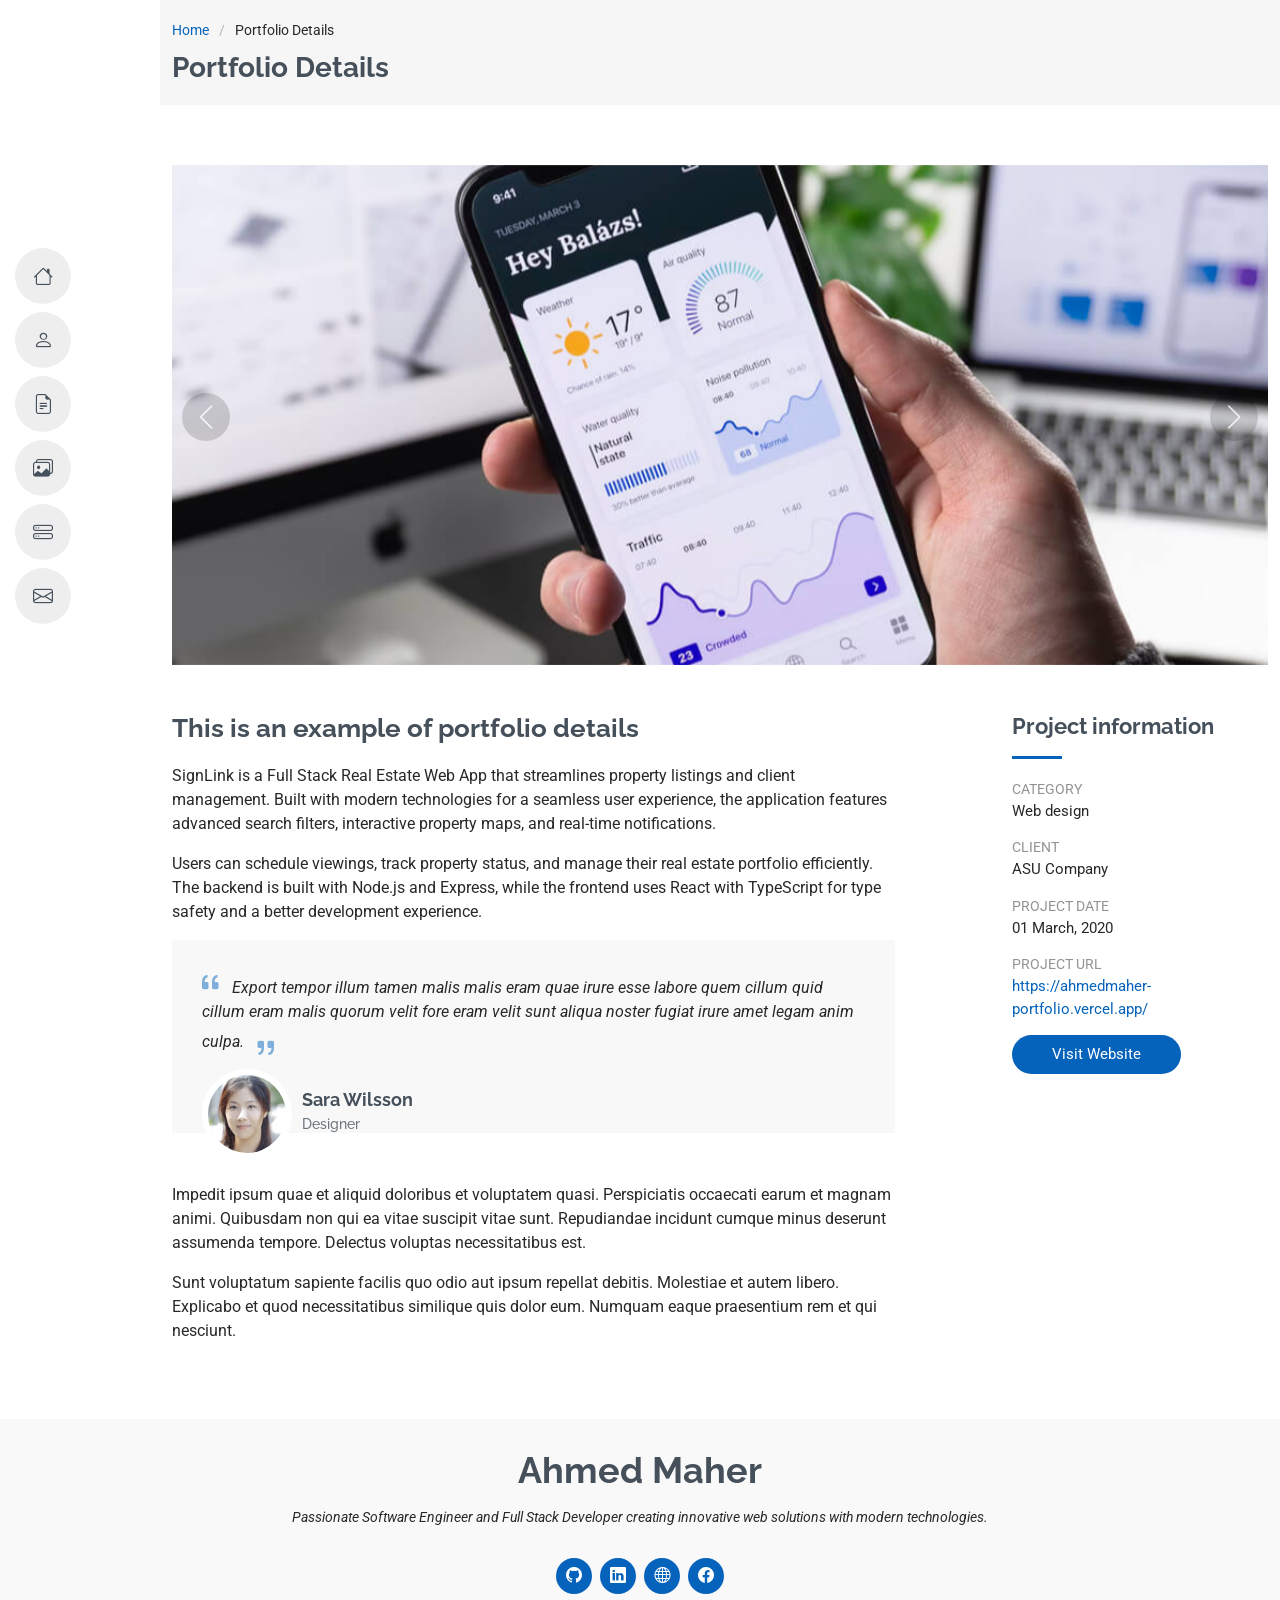
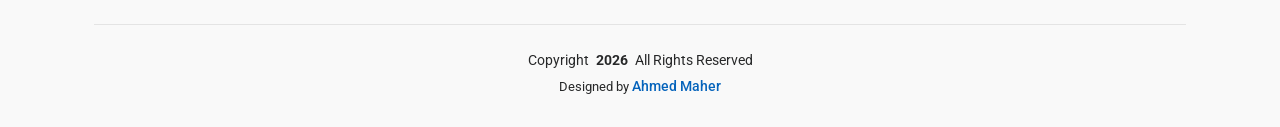
<file: portfolio-details.html>
<!DOCTYPE html>
<html lang="en">
    <head>
        <meta charset="utf-8" />
        <meta name="title" content="Ahmed Maher | MyResume - Interactive Portfolio">
        <meta name="description" content="Explore Ahmed Maher's interactive personal portfolio. Discover projects, services, testimonials, DevOps skills, and easily get in touch. Built with HTML, SCSS, JavaScript, Bootstrap, Swiper.js, and more.">
        <meta name="keywords" content="Ahmed Maher, personal portfolio, frontend developer, web developer, Bootstrap portfolio, JavaScript projects, resume website, SCSS portfolio, responsive web design, Swiper.js, GLightbox, AOS animations, DevOps, CI/CD, cloud projects">
        <meta name="author" content="Ahmed Maher">
        <meta name="viewport" content="width=device-width, initial-scale=1.0">
        <title>Portfolio Details - MyResume | Ahmed Maher's Portfolio</title>
        <!-- Open Graph / Facebook -->
        <meta property="og:type" content="website">
        <meta property="og:url" content="https://ahmed-maher77.github.io/MyResume___My-Personal-Portfolio-v3/">
        <meta property="og:title" content="Ahmed Maher | MyResume - Interactive Portfolio">
        <meta property="og:description" content="Showcasing Ahmed Maher's professional experience, projects, services, testimonials, and DevOps skills. Modern, responsive, and built with advanced frontend tools.">
        <meta property="og:image" content="assets/img/favicon.png">
        <!-- Twitter -->
        <meta property="twitter:card" content="summary_large_image">
        <meta property="twitter:url" content="https://ahmed-maher77.github.io/MyResume___My-Personal-Portfolio-v3/">
        <meta property="twitter:title" content="Ahmed Maher | MyResume - Interactive Portfolio">
        <meta property="twitter:description" content="Explore a professional portfolio with interactive project pages, dynamic services, client testimonials, and more.">
        <meta property="twitter:image" content="assets/img/favicon.png">
        <!-- Favicons -->
        <link href="assets/img/favicon.png" rel="icon" />
        <link href="assets/img/apple-touch-icon.png" rel="apple-touch-icon" />

        <!-- Fonts -->
        <link href="https://fonts.googleapis.com" rel="preconnect" />
        <link href="https://fonts.gstatic.com" rel="preconnect" crossorigin />
        <link
            href="https://fonts.googleapis.com/css2?family=Roboto:ital,wght@0,100;0,300;0,400;0,500;0,700;0,900;1,100;1,300;1,400;1,500;1,700;1,900&family=Poppins:ital,wght@0,100;0,200;0,300;0,400;0,500;0,600;0,700;0,800;0,900;1,100;1,200;1,300;1,400;1,500;1,600;1,700;1,800;1,900&family=Raleway:ital,wght@0,100;0,200;0,300;0,400;0,500;0,600;0,700;0,800;0,900;1,100;1,200;1,300;1,400;1,500;1,600;1,700;1,800;1,900&display=swap"
            rel="stylesheet"
        />

        <!-- Vendor CSS Files -->
        <link
            href="assets/vendor/bootstrap/css/bootstrap.min.css"
            rel="stylesheet"
        />
        <link
            href="assets/vendor/bootstrap-icons/bootstrap-icons.css"
            rel="stylesheet"
        />
        <link href="assets/vendor/aos/aos.css" rel="stylesheet" />
        <link
            href="assets/vendor/glightbox/css/glightbox.min.css"
            rel="stylesheet"
        />
        <link
            href="assets/vendor/swiper/swiper-bundle.min.css"
            rel="stylesheet"
        />

        <!-- Main CSS File -->
        <link href="assets/css/main.css" rel="stylesheet" />
    </head>

    <body class="portfolio-details-page">
        <header
            id="header"
            class="header d-flex flex-column justify-content-center"
        >
            <i class="header-toggle d-xl-none bi bi-list"></i>

            <nav id="navmenu" class="navmenu">
                <ul>
                    <li>
                        <a href="index.html#hero"
                            ><i class="bi bi-house navicon"></i
                            ><span>Home</span></a
                        >
                    </li>
                    <li>
                        <a href="index.html#about"
                            ><i class="bi bi-person navicon"></i
                            ><span>About</span></a
                        >
                    </li>
                    <li>
                        <a href="index.html#resume"
                            ><i class="bi bi-file-earmark-text navicon"></i
                            ><span>Resume</span></a
                        >
                    </li>
                    <li>
                        <a href="index.html#portfolio"
                            ><i class="bi bi-images navicon"></i
                            ><span>Portfolio</span></a
                        >
                    </li>
                    <li>
                        <a href="index.html#services"
                            ><i class="bi bi-hdd-stack navicon"></i
                            ><span>Services</span></a
                        >
                    </li>
                    <li>
                        <a href="index.html#contact"
                            ><i class="bi bi-envelope navicon"></i
                            ><span>Contact</span></a
                        >
                    </li>
                </ul>
            </nav>
        </header>

        <main class="main">
            <!-- Page Title -->
            <div class="page-title" data-aos="fade">
                <div class="container">
                    <nav class="breadcrumbs">
                        <ol>
                            <li><a href="index.html">Home</a></li>
                            <li class="current">Portfolio Details</li>
                        </ol>
                    </nav>
                    <h1>Portfolio Details</h1>
                </div>
            </div>
            <!-- End Page Title -->

            <!-- Portfolio Details Section -->
            <section id="portfolio-details" class="portfolio-details section">
                <div class="container" data-aos="fade-up">
                    <div
                        class="portfolio-details-slider swiper init-swiper"
                        style="max-height: 500px"
                    >
                        <script type="application/json" class="swiper-config">
                            {
                                "loop": true,
                                "speed": 600,
                                "autoplay": {
                                    "delay": 5000
                                },
                                "slidesPerView": "auto",
                                "navigation": {
                                    "nextEl": ".swiper-button-next",
                                    "prevEl": ".swiper-button-prev"
                                },
                                "pagination": {
                                    "el": ".swiper-pagination",
                                    "type": "bullets",
                                    "clickable": true
                                }
                            }
                        </script>
                        <div
                            class="swiper-wrapper align-items-center"
                            style="max-height: 500px"
                        >
                            <div class="swiper-slide" style="max-height: 500px">
                                <img
                                    src="assets/img/portfolio/app-1.jpg"
                                    alt=""
                                    style="object-fit: cover; max-height: 500px"
                                />
                            </div>

                            <div class="swiper-slide" style="max-height: 500px">
                                <img
                                    src="assets/img/portfolio/product-1.jpg"
                                    alt=""
                                    style="object-fit: cover; max-height: 500px"
                                />
                            </div>

                            <div class="swiper-slide" style="max-height: 500px">
                                <img
                                    src="assets/img/portfolio/branding-1.jpg"
                                    alt=""
                                    style="object-fit: cover; max-height: 500px"
                                />
                            </div>

                            <div class="swiper-slide" style="max-height: 500px">
                                <img
                                    src="assets/img/portfolio/books-1.jpg"
                                    alt=""
                                    style="object-fit: cover; max-height: 500px"
                                />
                            </div>
                        </div>
                        <div class="swiper-button-prev"></div>
                        <div class="swiper-button-next"></div>
                        <div class="swiper-pagination"></div>
                    </div>

                    <div class="row justify-content-between gy-4 mt-4">
                        <div class="col-lg-8" data-aos="fade-up">
                            <div class="portfolio-description">
                                <h2>This is an example of portfolio details</h2>
                                <p>
                                    SignLink is a Full Stack Real Estate Web App that streamlines property listings and client management. Built with modern technologies for a seamless user experience, the application features advanced search filters, interactive property maps, and real-time notifications.
                                </p>
                                <p>
                                    Users can schedule viewings, track property status, and manage their real estate portfolio efficiently. The backend is built with Node.js and Express, while the frontend uses React with TypeScript for type safety and a better development experience.
                                </p>

                                <div class="testimonial-item">
                                    <p>
                                        <i
                                            class="bi bi-quote quote-icon-left"
                                        ></i>
                                        <span
                                            >Export tempor illum tamen malis
                                            malis eram quae irure esse labore
                                            quem cillum quid cillum eram malis
                                            quorum velit fore eram velit sunt
                                            aliqua noster fugiat irure amet
                                            legam anim culpa.</span
                                        >
                                        <i
                                            class="bi bi-quote quote-icon-right"
                                        ></i>
                                    </p>
                                    <div>
                                        <img
                                            src="assets/img/testimonials/testimonials-2.jpg"
                                            class="testimonial-img"
                                            alt=""
                                        />
                                        <h3>Sara Wilsson</h3>
                                        <h4>Designer</h4>
                                    </div>
                                </div>

                                <p>
                                    Impedit ipsum quae et aliquid doloribus et
                                    voluptatem quasi. Perspiciatis occaecati
                                    earum et magnam animi. Quibusdam non qui ea
                                    vitae suscipit vitae sunt. Repudiandae
                                    incidunt cumque minus deserunt assumenda
                                    tempore. Delectus voluptas necessitatibus
                                    est.
                                </p>

                                <p>
                                    Sunt voluptatum sapiente facilis quo odio
                                    aut ipsum repellat debitis. Molestiae et
                                    autem libero. Explicabo et quod
                                    necessitatibus similique quis dolor eum.
                                    Numquam eaque praesentium rem et qui
                                    nesciunt.
                                </p>
                            </div>
                        </div>

                        <div
                            class="col-lg-3"
                            data-aos="fade-up"
                            data-aos-delay="100"
                        >
                            <div class="portfolio-info">
                                <h3>Project information</h3>
                                <ul>
                                    <li>
                                        <strong>Category</strong> Web design
                                    </li>
                                    <li><strong>Client</strong> ASU Company</li>
                                    <li>
                                        <strong>Project date</strong> 01 March,
                                        2020
                                    </li>
                                    <li>
                                        <strong>Project URL</strong>
                                        <a
                                            href="https://ahmedmaher-portfolio.vercel.app/"
                                            target="_blank"
                                            >https://ahmedmaher-portfolio.vercel.app/</a
                                        >
                                    </li>
                                    <li>
                                        <a
                                            href="https://ahmedmaher-portfolio.vercel.app/"
                                            target="_blank"
                                            class="btn-visit align-self-start"
                                            >Visit Website</a
                                        >
                                    </li>
                                </ul>
                            </div>
                        </div>
                    </div>
                </div>
            </section>
            <!-- /Portfolio Details Section -->
        </main>

        <footer id="footer" class="footer position-relative light-background">
            <div class="container">
                <h3 class="sitename">Ahmed Maher</h3>
                <p>
                    Passionate Software Engineer and Full Stack Developer
                    creating innovative web solutions with modern technologies.
                </p>
                <div class="social-links d-flex justify-content-center">
                    <a href="https://github.com/Ahmed-Maher77" target="_blank"
                        ><i class="bi bi-github"></i
                    ></a>
                    <a
                        href="https://www.linkedin.com/in/ahmed-maher-algohary"
                        target="_blank"
                        ><i class="bi bi-linkedin"></i
                    ></a>
                    <a
                        href="https://ahmedmaher-portfolio.vercel.app/"
                        target="_blank"
                        ><i class="bi bi-globe"></i
                    ></a>
                    <a
                        href="https://web.facebook.com/profile.php?id=100012154268952"
                        target="_blank"
                        ><i class="bi bi-facebook"></i
                    ></a>
                </div>
                <div class="container">
                    <div class="copyright">
                        <span>Copyright</span>
                        <strong class="px-1 sitename" id="currentYear"
                            >2025</strong
                        >
                        <span>All Rights Reserved</span>
                    </div>
                    <div class="credits">
                        Designed by
                        <a
                            href="https://ahmedmaher-portfolio.vercel.app/"
                            target="_blank"
                            title="Ahmed Maher's Portfolio"
                            style="font-weight: 500; font-size: 0.9rem"
                            >Ahmed Maher</a
                        >
                    </div>
                </div>
            </div>
        </footer>

        <!-- Scroll Top -->
        <a
            href="#"
            id="scroll-top"
            class="scroll-top d-flex align-items-center justify-content-center"
            ><i class="bi bi-arrow-up-short"></i
        ></a>

        <!-- Preloader -->
        <div id="preloader"></div>

        <!-- Vendor JS Files -->
        <script src="assets/vendor/bootstrap/js/bootstrap.bundle.min.js"></script>
        <script src="assets/vendor/php-email-form/validate.js"></script>
        <script src="assets/vendor/aos/aos.js"></script>
        <script src="assets/vendor/typed.js/typed.umd.js"></script>
        <script src="assets/vendor/purecounter/purecounter_vanilla.js"></script>
        <script src="assets/vendor/waypoints/noframework.waypoints.js"></script>
        <script src="assets/vendor/glightbox/js/glightbox.min.js"></script>
        <script src="assets/vendor/imagesloaded/imagesloaded.pkgd.min.js"></script>
        <script src="assets/vendor/isotope-layout/isotope.pkgd.min.js"></script>
        <script src="assets/vendor/swiper/swiper-bundle.min.js"></script>

        <!-- Main JS File -->
        <script src="assets/js/main.js"></script>
        <script src="assets/js/portfolio-data.js"></script>
        <script>
            const params = new URLSearchParams(window.location.search);
            const projectId = params.get("id");
            const project = window.portfolioData.find(
                (p) => p.id === projectId
            );

            if (project) {
                // Update title
                document.querySelector(".page-title h1").textContent =
                    project.title;

                // Update slider images
                const swiperWrapper = document.querySelector(".swiper-wrapper");
                swiperWrapper.innerHTML = project.images
                    .map(
                        (img) =>
                            `<div class="swiper-slide" style="max-height: 500px"><img src="${img}" alt="" style="object-fit: cover; max-height: 500px"></div>`
                    )
                    .join("");

                // Update description
                document.querySelector(
                    ".portfolio-description h2"
                ).textContent = project.title;
                const descContainer = document.querySelector(
                    ".portfolio-description"
                );

                // Remove all existing paragraphs except the first one (which will be the title)
                const existingParagraphs = descContainer.querySelectorAll("p");
                existingParagraphs.forEach((p, index) => {
                    if (index > 0) p.remove();
                });

                // Add new paragraphs from project data
                project.description.forEach((desc, index) => {
                    if (index > 0) {
                        // Skip first description as it's already in the first paragraph
                        const newParagraph = document.createElement("p");
                        newParagraph.textContent = desc;
                        descContainer.appendChild(newParagraph);
                    }
                });

                // Update testimonial
                const testimonial =
                    descContainer.querySelector(".testimonial-item");
                testimonial.querySelector("span").textContent =
                    project.testimonial.quote;
                testimonial.querySelector(".testimonial-img").src =
                    project.testimonial.image;
                testimonial.querySelector("h3").textContent =
                    project.testimonial.name;
                testimonial.querySelector("h4").textContent =
                    project.testimonial.role;

                // Update info
                const infoList = document.querySelector(".portfolio-info ul");
                infoList.innerHTML = `
        <li><strong>Category</strong> ${project.info.category}</li>
        <li><strong>Client</strong> ${project.info.client}</li>
        <li><strong>Project date</strong> ${project.info.date}</li>
        <li><strong>Project URL</strong> <a href="${project.info.url}" target="_blank">${project.info.url}</a></li>
        <li><a href="${project.info.url}" class="btn-visit align-self-start" target="_blank">Visit Website</a></li>
      `;
            }
        </script>
    </body>
</html>
</file>
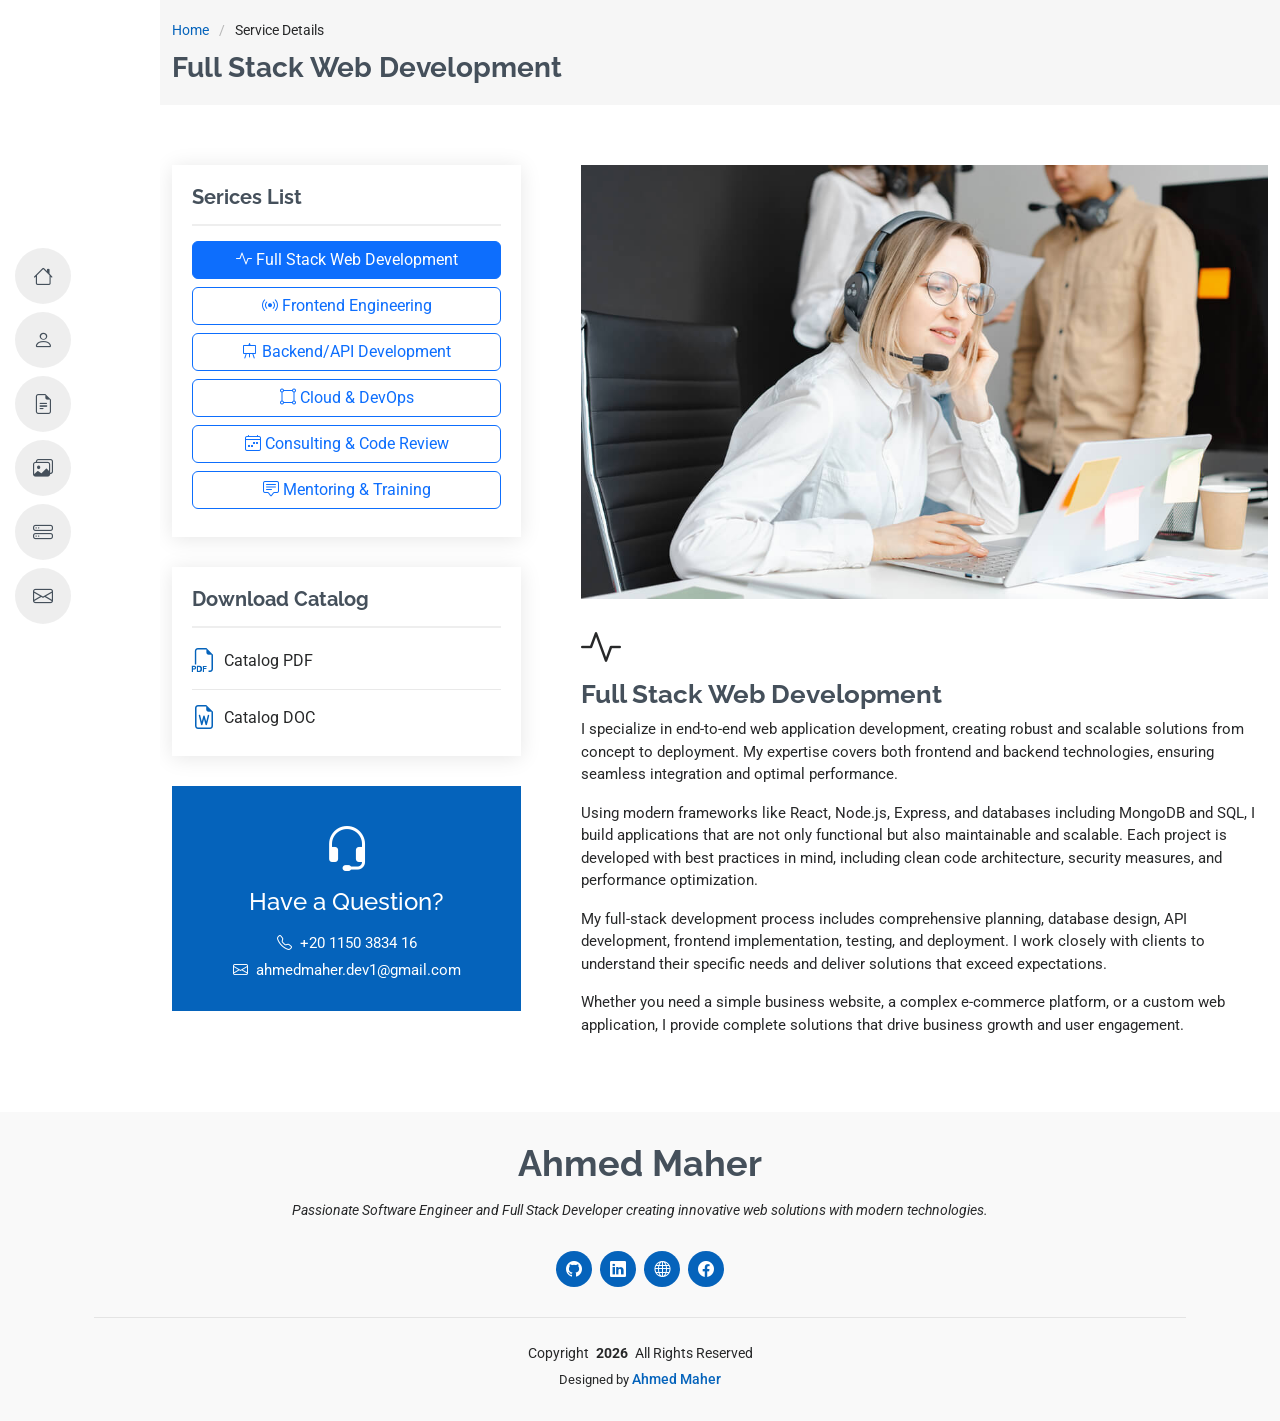
<file: service-details.html>
<!DOCTYPE html>
<html lang="en">
    <head>
        <meta charset="utf-8" />
        <meta name="title" content="Ahmed Maher | MyResume - Interactive Portfolio">
        <meta name="description" content="Explore Ahmed Maher's interactive personal portfolio. Discover projects, services, testimonials, DevOps skills, and easily get in touch. Built with HTML, SCSS, JavaScript, Bootstrap, Swiper.js, and more.">
        <meta name="keywords" content="Ahmed Maher, personal portfolio, frontend developer, web developer, Bootstrap portfolio, JavaScript projects, resume website, SCSS portfolio, responsive web design, Swiper.js, GLightbox, AOS animations, DevOps, CI/CD, cloud projects">
        <meta name="author" content="Ahmed Maher">
        <meta name="viewport" content="width=device-width, initial-scale=1.0">
        <title>Service Details - MyResume | Ahmed Maher's Portfolio</title>
        <!-- Open Graph / Facebook -->
        <meta property="og:type" content="website">
        <meta property="og:url" content="https://ahmed-maher77.github.io/MyResume___My-Personal-Portfolio-v3/">
        <meta property="og:title" content="Ahmed Maher | MyResume - Interactive Portfolio">
        <meta property="og:description" content="Showcasing Ahmed Maher's professional experience, projects, services, testimonials, and DevOps skills. Modern, responsive, and built with advanced frontend tools.">
        <meta property="og:image" content="assets/img/favicon.png">
        <!-- Twitter -->
        <meta property="twitter:card" content="summary_large_image">
        <meta property="twitter:url" content="https://ahmed-maher77.github.io/MyResume___My-Personal-Portfolio-v3/">
        <meta property="twitter:title" content="Ahmed Maher | MyResume - Interactive Portfolio">
        <meta property="twitter:description" content="Explore a professional portfolio with interactive project pages, dynamic services, client testimonials, and more.">
        <meta property="twitter:image" content="assets/img/favicon.png">
        <!-- Favicons -->
        <link href="assets/img/favicon.png" rel="icon" />
        <link href="assets/img/apple-touch-icon.png" rel="apple-touch-icon" />

        <!-- Fonts -->
        <link href="https://fonts.googleapis.com" rel="preconnect" />
        <link href="https://fonts.gstatic.com" rel="preconnect" crossorigin />
        <link
            href="https://fonts.googleapis.com/css2?family=Roboto:ital,wght@0,100;0,300;0,400;0,500;0,700;0,900;1,100;1,300;1,400;1,500;1,700;1,900&family=Poppins:ital,wght@0,100;0,200;0,300;0,400;0,500;0,600;0,700;0,800;0,900;1,100;1,200;1,300;1,400;1,500;1,600;1,700;1,800;1,900&family=Raleway:ital,wght@0,100;0,200;0,300;0,400;0,500;0,600;0,700;0,800;0,900;1,100;1,200;1,300;1,400;1,500;1,600;1,700;1,800;1,900&display=swap"
            rel="stylesheet"
        />

        <!-- Vendor CSS Files -->
        <link
            href="assets/vendor/bootstrap/css/bootstrap.min.css"
            rel="stylesheet"
        />
        <link
            href="assets/vendor/bootstrap-icons/bootstrap-icons.css"
            rel="stylesheet"
        />
        <link href="assets/vendor/aos/aos.css" rel="stylesheet" />
        <link
            href="assets/vendor/glightbox/css/glightbox.min.css"
            rel="stylesheet"
        />
        <link
            href="assets/vendor/swiper/swiper-bundle.min.css"
            rel="stylesheet"
        />

        <!-- Main CSS File -->
        <link href="assets/css/main.css" rel="stylesheet" />
    </head>

    <body class="service-details-page">
        <header
            id="header"
            class="header d-flex flex-column justify-content-center"
        >
            <i class="header-toggle d-xl-none bi bi-list"></i>

            <nav id="navmenu" class="navmenu">
                <ul>
                    <li>
                        <a href="index.html"
                            ><i class="bi bi-house navicon"></i
                            ><span>Home</span></a
                        >
                    </li>
                    <li>
                        <a href="index.html#about"
                            ><i class="bi bi-person navicon"></i
                            ><span>About</span></a
                        >
                    </li>
                    <li>
                        <a href="index.html#resume"
                            ><i class="bi bi-file-earmark-text navicon"></i
                            ><span>Resume</span></a
                        >
                    </li>
                    <li>
                        <a href="index.html#portfolio"
                            ><i class="bi bi-images navicon"></i
                            ><span>Portfolio</span></a
                        >
                    </li>
                    <li>
                        <a href="index.html#services"
                            ><i class="bi bi-hdd-stack navicon"></i
                            ><span>Services</span></a
                        >
                    </li>
                    <li>
                        <a href="index.html#contact"
                            ><i class="bi bi-envelope navicon"></i
                            ><span>Contact</span></a
                        >
                    </li>
                </ul>
            </nav>
        </header>

        <main class="main">
            <!-- Page Title -->
            <div class="page-title" data-aos="fade">
                <div class="container">
                    <nav class="breadcrumbs">
                        <ol>
                            <li><a href="index.html">Home</a></li>
                            <li class="current">Service Details</li>
                        </ol>
                    </nav>
                    <h1>Service Details</h1>
                </div>
            </div>
            <!-- End Page Title -->

            <!-- Service Details Section -->
            <section id="service-details" class="service-details section">
                <div class="container">
                    <div class="row gy-5">
                        <div
                            class="col-lg-4"
                            data-aos="fade-up"
                            data-aos-delay="100"
                        >
                            <div class="service-box">
                                <h4>Serices List</h4>
                                <div class="services-list">
                                    <button
                                        type="button"
                                        class="service-sidebar-btn btn btn-outline-primary w-100 mb-2"
                                        data-service-id="fullstack"
                                    >
                                        <i class="bi bi-activity"></i>
                                        <span>Full Stack Web Development</span>
                                    </button>
                                    <button
                                        type="button"
                                        class="service-sidebar-btn btn btn-outline-primary w-100 mb-2"
                                        data-service-id="frontend"
                                    >
                                        <i class="bi bi-broadcast"></i>
                                        <span>Frontend Engineering</span>
                                    </button>
                                    <button
                                        type="button"
                                        class="service-sidebar-btn btn btn-outline-primary w-100 mb-2"
                                        data-service-id="backend"
                                    >
                                        <i class="bi bi-easel"></i>
                                        <span>Backend/API Development</span>
                                    </button>
                                    <button
                                        type="button"
                                        class="service-sidebar-btn btn btn-outline-primary w-100 mb-2"
                                        data-service-id="cloud"
                                    >
                                        <i
                                            class="bi bi-bounding-box-circles"
                                        ></i>
                                        <span>Cloud & DevOps</span>
                                    </button>
                                    <button
                                        type="button"
                                        class="service-sidebar-btn btn btn-outline-primary w-100 mb-2"
                                        data-service-id="consulting"
                                    >
                                        <i class="bi bi-calendar4-week"></i>
                                        <span>Consulting & Code Review</span>
                                    </button>
                                    <button
                                        type="button"
                                        class="service-sidebar-btn btn btn-outline-primary w-100 mb-2"
                                        data-service-id="mentoring"
                                    >
                                        <i class="bi bi-chat-square-text"></i>
                                        <span>Mentoring & Training</span>
                                    </button>
                                </div>
                            </div>
                            <!-- End Services List -->

                            <div class="service-box">
                                <h4>Download Catalog</h4>
                                <div class="download-catalog">
                                    <a
                                        href="https://ahmedmaher-portfolio.vercel.app/about"
                                        target="_blank"
                                        ><i class="bi bi-filetype-pdf"></i
                                        ><span>Catalog PDF</span></a
                                    >
                                    <a
                                        href="https://ahmedmaher-portfolio.vercel.app/about"
                                        target="_blank"
                                        ><i class="bi bi-file-earmark-word"></i
                                        ><span>Catalog DOC</span></a
                                    >
                                </div>
                            </div>
                            <!-- End Services List -->

                            <div
                                class="help-box d-flex flex-column justify-content-center align-items-center"
                            >
                                <i class="bi bi-headset help-icon"></i>
                                <h4>Have a Question?</h4>
                                <p class="d-flex align-items-center mt-2 mb-0">
                                    <i class="bi bi-telephone me-2"></i>
                                    <span>+20 1150 3834 16</span>
                                </p>
                                <p class="d-flex align-items-center mt-1 mb-0">
                                    <i class="bi bi-envelope me-2"></i>
                                    <a href="mailto:ahmedmaher.dev1@gmail.com"
                                        >ahmedmaher.dev1@gmail.com</a
                                    >
                                </p>
                            </div>
                        </div>

                        <div
                            class="col-lg-8 ps-lg-5"
                            data-aos="fade-up"
                            data-aos-delay="200"
                        >
                            <img
                                src="assets/img/services.jpg"
                                alt=""
                                class="img-fluid services-img"
                            />
                            <span
                                class="service-icon bi bi-activity"
                                style="font-size: 2.5rem"
                            ></span>
                            <h3 class="service-title">Service Title</h3>
                            <div class="service-description">
                                <p>Service description will appear here.</p>
                            </div>
                        </div>
                    </div>
                </div>
            </section>
            <!-- /Service Details Section -->
        </main>

        <footer id="footer" class="footer position-relative light-background">
            <div class="container">
                <h3 class="sitename">Ahmed Maher</h3>
                <p>
                    Passionate Software Engineer and Full Stack Developer
                    creating innovative web solutions with modern technologies.
                </p>
                <div class="social-links d-flex justify-content-center">
                    <a href="https://github.com/Ahmed-Maher77" target="_blank"
                        ><i class="bi bi-github"></i
                    ></a>
                    <a
                        href="https://www.linkedin.com/in/ahmed-maher-algohary"
                        target="_blank"
                        ><i class="bi bi-linkedin"></i
                    ></a>
                    <a
                        href="https://ahmedmaher-portfolio.vercel.app/"
                        target="_blank"
                        ><i class="bi bi-globe"></i
                    ></a>
                    <a
                        href="https://web.facebook.com/profile.php?id=100012154268952"
                        target="_blank"
                        ><i class="bi bi-facebook"></i
                    ></a>
                </div>
                <div class="container">
                    <div class="copyright">
                        <span>Copyright</span>
                        <strong class="px-1 sitename" id="currentYear"
                            >2025</strong
                        >
                        <span>All Rights Reserved</span>
                    </div>
                    <div class="credits">
                        Designed by
                        <a
                            href="https://ahmedmaher-portfolio.vercel.app/"
                            target="_blank"
                            title="Ahmed Maher's Portfolio"
                            style="font-weight: 500; font-size: 0.9rem"
                            >Ahmed Maher</a
                        >
                    </div>
                </div>
            </div>
        </footer>

        <!-- Scroll Top -->
        <a
            href="#"
            id="scroll-top"
            class="scroll-top d-flex align-items-center justify-content-center"
            ><i class="bi bi-arrow-up-short"></i
        ></a>

        <!-- Preloader -->
        <div id="preloader"></div>

        <!-- Vendor JS Files -->
        <script src="assets/vendor/bootstrap/js/bootstrap.bundle.min.js"></script>
        <script src="assets/vendor/php-email-form/validate.js"></script>
        <script src="assets/vendor/aos/aos.js"></script>
        <script src="assets/vendor/typed.js/typed.umd.js"></script>
        <script src="assets/vendor/purecounter/purecounter_vanilla.js"></script>
        <script src="assets/vendor/waypoints/noframework.waypoints.js"></script>
        <script src="assets/vendor/glightbox/js/glightbox.min.js"></script>
        <script src="assets/vendor/imagesloaded/imagesloaded.pkgd.min.js"></script>
        <script src="assets/vendor/isotope-layout/isotope.pkgd.min.js"></script>
        <script src="assets/vendor/swiper/swiper-bundle.min.js"></script>

        <!-- Main JS File -->
        <script src="assets/js/main.js"></script>

        <script src="assets/js/services-data.js"></script>
        <script>
            function renderServiceDetails(service) {
                document.querySelector(".page-title h1").textContent =
                    service.title;
                const mainTitle = document.querySelector("#service-details h3");
                if (mainTitle) mainTitle.textContent = service.title;
                const icon = document.querySelector(
                    "#service-details .service-icon"
                );
                if (icon) icon.className = `bi ${service.icon} service-icon`;
                const descContainer = document.querySelector(
                    "#service-details .service-description"
                );
                if (descContainer) {
                    descContainer.innerHTML = service.description
                        .map((p) => `<p>${p}</p>`)
                        .join("");
                }
            }

            const params = new URLSearchParams(window.location.search);
            let serviceId = params.get("id") || "fullstack";
            let service = window.servicesData.find((s) => s.id === serviceId);
            if (service) renderServiceDetails(service);
            // Activate the correct sidebar button on load
            const activeBtn = document.querySelector(
                `.service-sidebar-btn[data-service-id="${serviceId}"]`
            );
            if (activeBtn) activeBtn.classList.add("active");
            // Sidebar button functionality
            document.querySelectorAll(".service-sidebar-btn").forEach((btn) => {
                btn.addEventListener("click", function () {
                    const newId = this.getAttribute("data-service-id");
                    const newService = window.servicesData.find(
                        (s) => s.id === newId
                    );
                    if (newService) {
                        renderServiceDetails(newService);
                        // Update active state
                        document
                            .querySelectorAll(".service-sidebar-btn")
                            .forEach((b) => b.classList.remove("active"));
                        this.classList.add("active");
                        // Update URL without reloading
                        history.replaceState(null, "", `?id=${newId}`);
                    }
                });
            });
        </script>
    </body>
</html>
</file>
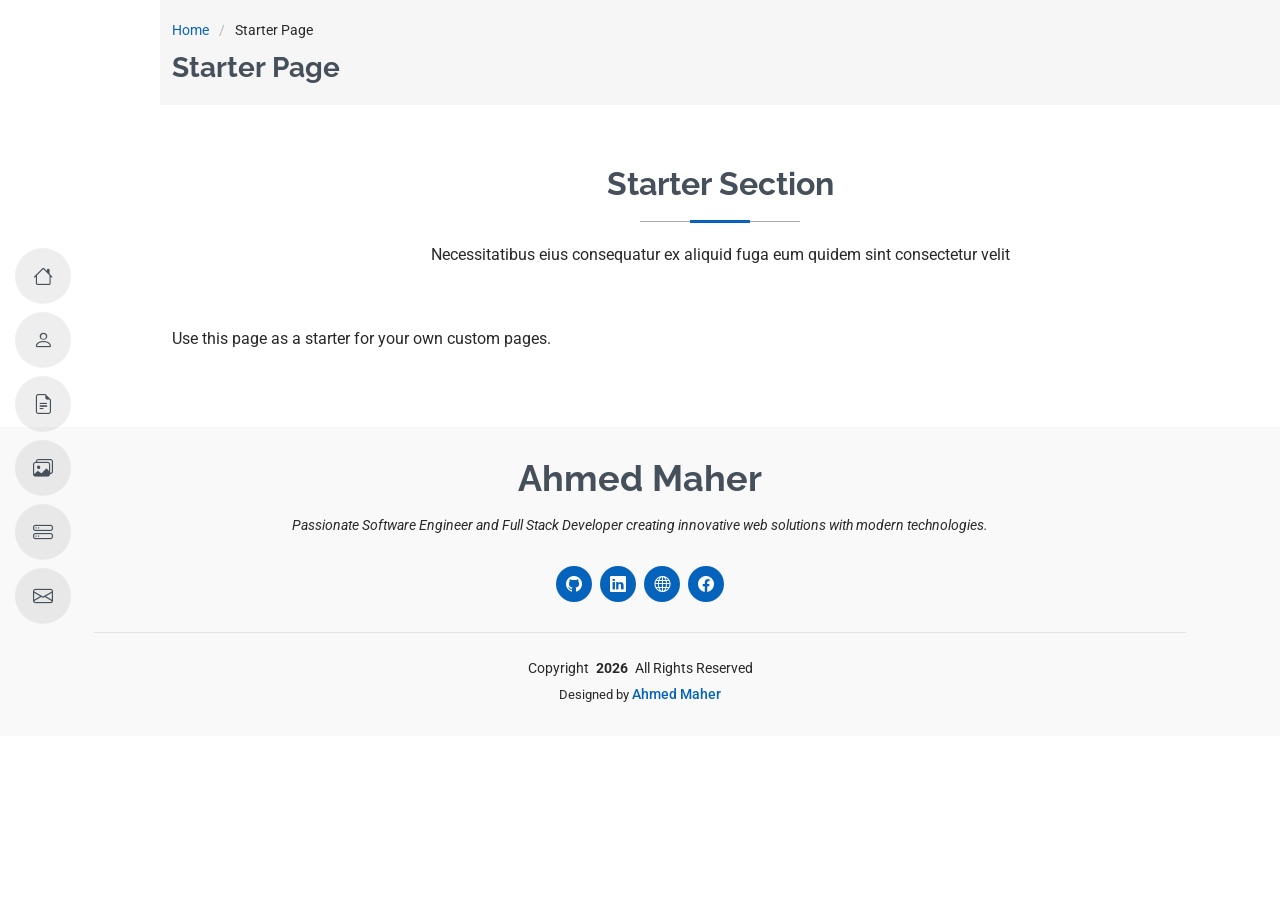
<file: starter-page.html>
<!DOCTYPE html>
<html lang="en">
    <head>
        <meta charset="utf-8" />
        <meta name="title" content="Ahmed Maher | MyResume - Interactive Portfolio">
        <meta name="description" content="Explore Ahmed Maher's interactive personal portfolio. Discover projects, services, testimonials, DevOps skills, and easily get in touch. Built with HTML, SCSS, JavaScript, Bootstrap, Swiper.js, and more.">
        <meta name="keywords" content="Ahmed Maher, personal portfolio, frontend developer, web developer, Bootstrap portfolio, JavaScript projects, resume website, SCSS portfolio, responsive web design, Swiper.js, GLightbox, AOS animations, DevOps, CI/CD, cloud projects">
        <meta name="author" content="Ahmed Maher">
        <meta name="viewport" content="width=device-width, initial-scale=1.0">
        <title>Starter Page - MyResume | Ahmed Maher's Portfolio</title>
        <!-- Open Graph / Facebook -->
        <meta property="og:type" content="website">
        <meta property="og:url" content="https://ahmed-maher77.github.io/MyResume___My-Personal-Portfolio-v3/">
        <meta property="og:title" content="Ahmed Maher | MyResume - Interactive Portfolio">
        <meta property="og:description" content="Showcasing Ahmed Maher's professional experience, projects, services, testimonials, and DevOps skills. Modern, responsive, and built with advanced frontend tools.">
        <meta property="og:image" content="assets/img/favicon.png">
        <!-- Twitter -->
        <meta property="twitter:card" content="summary_large_image">
        <meta property="twitter:url" content="https://ahmed-maher77.github.io/MyResume___My-Personal-Portfolio-v3/">
        <meta property="twitter:title" content="Ahmed Maher | MyResume - Interactive Portfolio">
        <meta property="twitter:description" content="Explore a professional portfolio with interactive project pages, dynamic services, client testimonials, and more.">
        <meta property="twitter:image" content="assets/img/favicon.png">
        <!-- Favicons -->
        <link href="assets/img/favicon.png" rel="icon" />
        <link href="assets/img/apple-touch-icon.png" rel="apple-touch-icon" />

        <!-- Fonts -->
        <link href="https://fonts.googleapis.com" rel="preconnect" />
        <link href="https://fonts.gstatic.com" rel="preconnect" crossorigin />
        <link
            href="https://fonts.googleapis.com/css2?family=Roboto:ital,wght@0,100;0,300;0,400;0,500;0,700;0,900;1,100;1,300;1,400;1,500;1,700;1,900&family=Poppins:ital,wght@0,100;0,200;0,300;0,400;0,500;0,600;0,700;0,800;0,900;1,100;1,200;1,300;1,400;1,500;1,600;1,700;1,800;1,900&family=Raleway:ital,wght@0,100;0,200;0,300;0,400;0,500;0,600;0,700;0,800;0,900;1,100;1,200;1,300;1,400;1,500;1,600;1,700;1,800;1,900&display=swap"
            rel="stylesheet"
        />

        <!-- Vendor CSS Files -->
        <link
            href="assets/vendor/bootstrap/css/bootstrap.min.css"
            rel="stylesheet"
        />
        <link
            href="assets/vendor/bootstrap-icons/bootstrap-icons.css"
            rel="stylesheet"
        />
        <link href="assets/vendor/aos/aos.css" rel="stylesheet" />
        <link
            href="assets/vendor/glightbox/css/glightbox.min.css"
            rel="stylesheet"
        />
        <link
            href="assets/vendor/swiper/swiper-bundle.min.css"
            rel="stylesheet"
        />

        <!-- Main CSS File -->
        <link href="assets/css/main.css" rel="stylesheet" />
    </head>

    <body class="starter-page-page">
        <header
            id="header"
            class="header d-flex flex-column justify-content-center"
        >
            <i class="header-toggle d-xl-none bi bi-list"></i>

            <nav id="navmenu" class="navmenu">
                <ul>
                    <li>
                        <a href="index.html"
                            ><i class="bi bi-house navicon"></i
                            ><span>Home</span></a
                        >
                    </li>
                    <li>
                        <a href="index.html#about"
                            ><i class="bi bi-person navicon"></i
                            ><span>About</span></a
                        >
                    </li>
                    <li>
                        <a href="index.html#resume"
                            ><i class="bi bi-file-earmark-text navicon"></i
                            ><span>Resume</span></a
                        >
                    </li>
                    <li>
                        <a href="index.html#portfolio"
                            ><i class="bi bi-images navicon"></i
                            ><span>Portfolio</span></a
                        >
                    </li>
                    <li>
                        <a href="index.html#services"
                            ><i class="bi bi-hdd-stack navicon"></i
                            ><span>Services</span></a
                        >
                    </li>
                    <li>
                        <a href="index.html#contact"
                            ><i class="bi bi-envelope navicon"></i
                            ><span>Contact</span></a
                        >
                    </li>
                </ul>
            </nav>
        </header>

        <main class="main">
            <!-- Page Title -->
            <div class="page-title" data-aos="fade">
                <div class="container">
                    <nav class="breadcrumbs">
                        <ol>
                            <li><a href="index.html">Home</a></li>
                            <li class="current">Starter Page</li>
                        </ol>
                    </nav>
                    <h1>Starter Page</h1>
                </div>
            </div>
            <!-- End Page Title -->

            <!-- Starter Section Section -->
            <section id="starter-section" class="starter-section section">
                <!-- Section Title -->
                <div class="container section-title" data-aos="fade-up">
                    <h2>Starter Section</h2>
                    <p>
                        Necessitatibus eius consequatur ex aliquid fuga eum
                        quidem sint consectetur velit
                    </p>
                </div>
                <!-- End Section Title -->

                <div class="container" data-aos="fade-up">
                    <p>Use this page as a starter for your own custom pages.</p>
                </div>
            </section>
            <!-- /Starter Section Section -->
        </main>

        <footer id="footer" class="footer position-relative light-background">
            <div class="container">
                <h3 class="sitename">Ahmed Maher</h3>
                <p>
                    Passionate Software Engineer and Full Stack Developer
                    creating innovative web solutions with modern technologies.
                </p>
                <div class="social-links d-flex justify-content-center">
                    <a href="https://github.com/Ahmed-Maher77" target="_blank"
                        ><i class="bi bi-github"></i
                    ></a>
                    <a
                        href="https://www.linkedin.com/in/ahmed-maher-algohary"
                        target="_blank"
                        ><i class="bi bi-linkedin"></i
                    ></a>
                    <a
                        href="https://ahmedmaher-portfolio.vercel.app/"
                        target="_blank"
                        ><i class="bi bi-globe"></i
                    ></a>
                    <a
                        href="https://web.facebook.com/profile.php?id=100012154268952"
                        target="_blank"
                        ><i class="bi bi-facebook"></i
                    ></a>
                </div>
                <div class="container">
                    <div class="copyright">
                        <span>Copyright</span>
                        <strong class="px-1 sitename" id="currentYear"
                            >2025</strong
                        >
                        <span>All Rights Reserved</span>
                    </div>
                    <div class="credits">
                        Designed by
                        <a
                            href="https://ahmedmaher-portfolio.vercel.app/"
                            target="_blank"
                            title="Ahmed Maher's Portfolio"
                            style="font-weight: 500; font-size: 0.9rem"
                            >Ahmed Maher</a
                        >
                    </div>
                </div>
            </div>
        </footer>

        <!-- Scroll Top -->
        <a
            href="#"
            id="scroll-top"
            class="scroll-top d-flex align-items-center justify-content-center"
            ><i class="bi bi-arrow-up-short"></i
        ></a>

        <!-- Preloader -->
        <div id="preloader"></div>

        <!-- Vendor JS Files -->
        <script src="assets/vendor/bootstrap/js/bootstrap.bundle.min.js"></script>
        <script src="assets/vendor/php-email-form/validate.js"></script>
        <script src="assets/vendor/aos/aos.js"></script>
        <script src="assets/vendor/typed.js/typed.umd.js"></script>
        <script src="assets/vendor/purecounter/purecounter_vanilla.js"></script>
        <script src="assets/vendor/waypoints/noframework.waypoints.js"></script>
        <script src="assets/vendor/glightbox/js/glightbox.min.js"></script>
        <script src="assets/vendor/imagesloaded/imagesloaded.pkgd.min.js"></script>
        <script src="assets/vendor/isotope-layout/isotope.pkgd.min.js"></script>
        <script src="assets/vendor/swiper/swiper-bundle.min.js"></script>

        <!-- Main JS File -->
        <script src="assets/js/main.js"></script>
    </body>
</html>
</file>
<file: assets/css/main.css>
/* Fonts */
:root {
    --default-font: "Roboto", system-ui, -apple-system, "Segoe UI", Roboto,
        "Helvetica Neue", Arial, "Noto Sans", "Liberation Sans", sans-serif,
        "Apple Color Emoji", "Segoe UI Emoji", "Segoe UI Symbol",
        "Noto Color Emoji";
    --heading-font: "Raleway", sans-serif;
    --nav-font: "Poppins", sans-serif;
}

/* Global Colors */
:root {
    --background-color: #ffffff;
    --default-color: #272829;
    --heading-color: #45505b;
    --accent-color: #0563bb;
    --surface-color: #ffffff;
    --contrast-color: #ffffff;
}

/* Nav Menu Colors */
:root {
    --nav-color: #45505b;
    --nav-hover-color: #0563bb;
    --nav-mobile-background-color: #ffffff;
    --nav-dropdown-background-color: #ffffff;
    --nav-dropdown-color: #212529;
    --nav-dropdown-hover-color: #0563bb;
}

/* Color Presets */
.light-background {
    --background-color: #f9f9f9;
    --surface-color: #ffffff;
}

.dark-background {
    --background-color: #060606;
    --default-color: #ffffff;
    --heading-color: #ffffff;
    --surface-color: #252525;
    --contrast-color: #ffffff;
}

/* Smooth Scroll */
:root {
    scroll-behavior: smooth;
}

/*--------------------------------------------------------------
# General Styling & Shared Classes
--------------------------------------------------------------*/
body {
    color: var(--default-color);
    background-color: var(--background-color);
    font-family: var(--default-font);
}

a {
    color: var(--accent-color);
    text-decoration: none;
    transition: 0.3s;
}

a:hover {
    color: color-mix(in srgb, var(--accent-color), transparent 25%);
    text-decoration: none;
}

h1,
h2,
h3,
h4,
h5,
h6 {
    color: var(--heading-color);
    font-family: var(--heading-font);
}

/* PHP Email Form Messages
------------------------------*/
.php-email-form .error-message {
    display: none;
    background: #df1529;
    color: #ffffff;
    text-align: left;
    padding: 15px;
    margin-bottom: 24px;
    font-weight: 600;
}

.php-email-form .sent-message {
    display: none;
    color: #ffffff;
    background: #059652;
    text-align: center;
    padding: 15px;
    margin-bottom: 24px;
    font-weight: 600;
}

.php-email-form .loading {
    display: none;
    background: var(--surface-color);
    text-align: center;
    padding: 15px;
    margin-bottom: 24px;
}

.php-email-form .loading:before {
    content: "";
    display: inline-block;
    border-radius: 50%;
    width: 24px;
    height: 24px;
    margin: 0 10px -6px 0;
    border: 3px solid var(--accent-color);
    border-top-color: var(--surface-color);
    animation: php-email-form-loading 1s linear infinite;
}

@keyframes php-email-form-loading {
    0% {
        transform: rotate(0deg);
    }

    100% {
        transform: rotate(360deg);
    }
}

/*--------------------------------------------------------------
# Global Header
--------------------------------------------------------------*/
.header {
    color: var(--default-color);
    position: fixed;
    top: 0;
    left: 0;
    bottom: 0;
    padding: 0 15px;
    transition: all ease-in-out 0.3s;
    overflow-y: auto;
    z-index: 997;
    min-width: 200px;
}

@media (max-width: 1199px) {
    .header {
        background-color: var(--background-color);
        border-right: 1px solid
            color-mix(in srgb, var(--default-color), transparent 90%);
        width: 300px;
        left: -100%;
    }
}

@media (min-width: 1200px) and (max-width: 1600px) {
    .header ~ main {
        margin-left: 160px;
    }

    .header ~ main .hero {
        margin-left: -160px;
        width: 100vw;
    }
}

.header.header-show {
    left: 0;
}

.header .header-toggle {
    color: var(--contrast-color);
    background-color: var(--accent-color);
    font-size: 22px;
    display: flex;
    align-items: center;
    justify-content: center;
    width: 40px;
    height: 40px;
    border-radius: 50%;
    cursor: pointer;
    position: fixed;
    top: 15px;
    right: 15px;
    z-index: 9999;
    transition: background-color 0.3s;
}

.header .header-toggle:hover {
    color: var(--contrast-color);
    background-color: color-mix(in srgb, var(--accent-color) 90%, white 15%);
}

/*--------------------------------------------------------------
# Navigation Menu
--------------------------------------------------------------*/
.navmenu {
    padding: 0;
    z-index: 9997;
}

.navmenu ul {
    list-style: none;
    padding: 0 0 20px 0;
    margin: 0;
    width: 140px;
}

.navmenu a,
.navmenu a:focus {
    color: var(--nav-color);
    font-family: var(--nav-font);
    display: flex;
    align-items: center;
    padding: 10px 18px;
    margin-bottom: 8px;
    font-size: 15px;
    border-radius: 50px;
    background: color-mix(in srgb, var(--default-color), transparent 92%);
    height: 56px;
    width: 100%;
    overflow: hidden;
    transition: 0.3s;
}

.navmenu a i,
.navmenu a:focus i {
    font-size: 20px;
}

.navmenu a span,
.navmenu a:focus span {
    padding: 0 5px 0 7px;
}

@media (min-width: 992px) {
    .navmenu a,
    .navmenu a:focus {
        max-width: 56px;
    }

    .navmenu a span,
    .navmenu a:focus span {
        display: none;
    }
}

.navmenu a:hover,
.navmenu .active,
.navmenu .active:focus,
.navmenu li:hover > a {
    color: var(--contrast-color);
    background: var(--nav-hover-color);
}

.navmenu a:hover,
.navmenu li:hover > a {
    max-width: 100%;
    color: var(--contrast-color);
}

.navmenu a:hover span,
.navmenu li:hover > a span {
    display: block;
}

/*--------------------------------------------------------------
# Global Footer
--------------------------------------------------------------*/
.footer {
    color: var(--default-color);
    background-color: var(--background-color);
    font-size: 14px;
    text-align: center;
    padding: 30px 0;
    position: relative;
}

.footer h3 {
    font-size: 36px;
    font-weight: 700;
    position: relative;
    padding: 0;
    margin: 0 0 15px 0;
}

.footer p {
    font-size: 15;
    font-style: italic;
    padding: 0;
    margin: 0 0 30px 0;
}

.footer .social-links {
    margin: 0 0 30px 0;
}

.footer .social-links a {
    font-size: 16px;
    display: flex;
    align-items: center;
    justify-content: center;
    background: var(--accent-color);
    color: var(--contrast-color);
    line-height: 1;
    margin: 0 4px;
    border-radius: 50%;
    text-align: center;
    width: 36px;
    height: 36px;
    transition: 0.3s;
}

.footer .social-links a:hover {
    background: color-mix(in srgb, var(--accent-color), transparent 20%);
    text-decoration: none;
}

.footer .copyright {
    padding-top: 25px;
    border-top: 1px solid
        color-mix(in srgb, var(--default-color), transparent 90%);
}

.footer .credits {
    font-size: 13px;
    padding-top: 5px;
}

/*--------------------------------------------------------------
# Preloader
--------------------------------------------------------------*/
#preloader {
    position: fixed;
    inset: 0;
    z-index: 999999;
    overflow: hidden;
    background: var(--background-color);
    transition: all 0.6s ease-out;
}

#preloader:before {
    content: "";
    position: fixed;
    top: calc(50% - 30px);
    left: calc(50% - 30px);
    border: 6px solid #ffffff;
    border-color: var(--accent-color) transparent var(--accent-color)
        transparent;
    border-radius: 50%;
    width: 60px;
    height: 60px;
    animation: animate-preloader 1.5s linear infinite;
}

@keyframes animate-preloader {
    0% {
        transform: rotate(0deg);
    }

    100% {
        transform: rotate(360deg);
    }
}

/*--------------------------------------------------------------
# Scroll Top Button
--------------------------------------------------------------*/
.scroll-top {
    position: fixed;
    visibility: hidden;
    opacity: 0;
    right: 15px;
    bottom: -15px;
    z-index: 99999;
    background-color: var(--accent-color);
    width: 44px;
    height: 44px;
    border-radius: 50px;
    transition: all 0.4s;
}

.scroll-top i {
    font-size: 24px;
    color: var(--contrast-color);
    line-height: 0;
}

.scroll-top:hover {
    background-color: color-mix(in srgb, var(--accent-color), transparent 20%);
    color: var(--contrast-color);
}

.scroll-top.active {
    visibility: visible;
    opacity: 1;
    bottom: 15px;
}

/*--------------------------------------------------------------
# Disable aos animation delay on mobile devices
--------------------------------------------------------------*/
@media screen and (max-width: 768px) {
    [data-aos-delay] {
        transition-delay: 0 !important;
    }
}

/*--------------------------------------------------------------
# Global Page Titles & Breadcrumbs
--------------------------------------------------------------*/
.page-title {
    --background-color: color-mix(
        in srgb,
        var(--default-color),
        transparent 96%
    );
    color: var(--default-color);
    background-color: var(--background-color);
    padding: 20px 0;
    position: relative;
}

.page-title h1 {
    font-size: 28px;
    font-weight: 700;
    margin: 0;
}

.page-title .breadcrumbs ol {
    display: flex;
    flex-wrap: wrap;
    list-style: none;
    padding: 0 0 10px 0;
    margin: 0;
    font-size: 14px;
    font-weight: 400;
}

.page-title .breadcrumbs ol li + li {
    padding-left: 10px;
}

.page-title .breadcrumbs ol li + li::before {
    content: "/";
    display: inline-block;
    padding-right: 10px;
    color: color-mix(in srgb, var(--default-color), transparent 70%);
}

/*--------------------------------------------------------------
# Global Sections
--------------------------------------------------------------*/
section,
.section {
    color: var(--default-color);
    background-color: var(--background-color);
    padding: 60px 0;
    overflow: clip;
}

/*--------------------------------------------------------------
# Global Section Titles
--------------------------------------------------------------*/
.section-title {
    text-align: center;
    padding-bottom: 60px;
    position: relative;
}

.section-title h2 {
    font-size: 32px;
    font-weight: 700;
    margin-bottom: 20px;
    padding-bottom: 20px;
    position: relative;
}

.section-title h2:before {
    content: "";
    position: absolute;
    display: block;
    width: 160px;
    height: 1px;
    background: color-mix(in srgb, var(--default-color), transparent 60%);
    left: 0;
    right: 0;
    bottom: 1px;
    margin: auto;
}

.section-title h2::after {
    content: "";
    position: absolute;
    display: block;
    width: 60px;
    height: 3px;
    background: var(--accent-color);
    left: 0;
    right: 0;
    bottom: 0;
    margin: auto;
}

.section-title p {
    margin-bottom: 0;
}

/*--------------------------------------------------------------
# Hero Section
--------------------------------------------------------------*/
.hero {
    width: 100%;
    min-height: 100vh;
    position: relative;
    padding: 80px 0;
    display: flex;
    align-items: center;
    justify-content: center;
}

.hero img {
    position: absolute;
    inset: 0;
    display: block;
    width: 100%;
    height: 100%;
    object-fit: cover;
    z-index: 1;
}

.hero:before {
    content: "";
    background: color-mix(in srgb, var(--background-color), transparent 30%);
    position: absolute;
    inset: 0;
    z-index: 2;
}

.hero .container {
    position: relative;
    z-index: 3;
}

.hero h2 {
    margin: 0;
    font-size: 64px;
    font-weight: 700;
}

.hero p {
    margin: 5px 0 0 0;
    font-size: 26px;
}

.hero p span {
    letter-spacing: 1px;
    border-bottom: 2px solid var(--accent-color);
}

.hero .social-links {
    margin-top: 25px;
}

.hero .social-links a {
    font-size: 20px;
    display: inline-block;
    color: color-mix(in srgb, var(--default-color), transparent 30%);
    line-height: 1;
    margin-right: 20px;
    transition: 0.3s;
}

.hero .social-links a:hover {
    color: var(--accent-color);
}

@media (max-width: 768px) {
    .hero h2 {
        font-size: 32px;
    }

    .hero p {
        font-size: 20px;
    }
}

/*--------------------------------------------------------------
# About Section
--------------------------------------------------------------*/
.about .content h2 {
    font-weight: 700;
    font-size: 24px;
}

.about .content ul {
    list-style: none;
    padding: 0;
}

.about .content ul li {
    margin-bottom: 20px;
    display: flex;
    align-items: center;
}

.about .content ul strong {
    margin-right: 10px;
}

.about .content ul i {
    font-size: 16px;
    margin-right: 5px;
    color: var(--accent-color);
    line-height: 0;
}

/*--------------------------------------------------------------
# Stats Section
--------------------------------------------------------------*/
.stats i {
    background-color: var(--accent-color);
    color: var(--contrast-color);
    width: 54px;
    height: 54px;
    font-size: 24px;
    border-radius: 50px;
    display: inline-flex;
    align-items: center;
    justify-content: center;
    position: relative;
    z-index: 1;
}

.stats .stats-item {
    margin-top: 10px;
    width: 100%;
    position: relative;
    text-align: center;
    z-index: 0;
}

.stats .stats-item span {
    font-size: 36px;
    display: block;
    font-weight: 700;
    color: color-mix(in srgb, var(--default-color), transparent 20%);
}

.stats .stats-item p {
    padding: 0;
    margin: 0;
    color: color-mix(in srgb, var(--default-color), transparent 50%);
    font-size: 16px;
}

/*--------------------------------------------------------------
# Skills Section
--------------------------------------------------------------*/
.skills .progress {
    height: 60px;
    display: block;
    background: none;
    border-radius: 0;
}

.skills .progress .skill {
    color: var(--heading-color);
    padding: 0;
    margin: 0 0 6px 0;
    text-transform: uppercase;
    display: block;
    font-weight: 600;
    font-family: var(--heading-font);
}

.skills .progress .skill .val {
    float: right;
    font-style: normal;
}

.skills .progress-bar-wrap {
    background: color-mix(in srgb, var(--default-color), transparent 90%);
    height: 10px;
}

.skills .progress-bar {
    width: 1px;
    height: 10px;
    transition: 0.9s;
    background-color: var(--accent-color);
}

/*--------------------------------------------------------------
# Resume Section
--------------------------------------------------------------*/
.resume .resume-title {
    color: var(--heading-color);
    font-size: 26px;
    font-weight: 700;
    margin-top: 20px;
    margin-bottom: 20px;
}

.resume .resume-item {
    padding: 0 0 20px 20px;
    margin-top: -2px;
    border-left: 2px solid var(--accent-color);
    position: relative;
}

.resume .resume-item h4 {
    line-height: 18px;
    font-size: 18px;
    font-weight: 600;
    text-transform: uppercase;
    color: color-mix(in srgb, var(--default-color), transparent 20%);
    margin-bottom: 10px;
}

.resume .resume-item h5 {
    font-size: 16px;
    padding: 5px 15px;
    display: inline-block;
    font-weight: 600;
    margin-bottom: 10px;
}

.resume .resume-item ul {
    padding-left: 20px;
}

.resume .resume-item ul li {
    padding-bottom: 10px;
}

.resume .resume-item:last-child {
    padding-bottom: 0;
}

.resume .resume-item::before {
    content: "";
    position: absolute;
    width: 16px;
    height: 16px;
    border-radius: 50px;
    left: -9px;
    top: 0;
    background: var(--background-color);
    border: 2px solid var(--accent-color);
}

/*--------------------------------------------------------------
# Portfolio Section
--------------------------------------------------------------*/
.portfolio .portfolio-filters {
    padding: 0;
    margin: 0 auto 20px auto;
    list-style: none;
    text-align: center;
}

.portfolio .portfolio-filters li {
    cursor: pointer;
    display: inline-block;
    padding: 8px 20px 10px 20px;
    margin: 0;
    font-size: 15px;
    font-weight: 500;
    line-height: 1;
    margin-bottom: 5px;
    border-radius: 50px;
    transition: all 0.3s ease-in-out;
    font-family: var(--heading-font);
}

.portfolio .portfolio-filters li:hover,
.portfolio .portfolio-filters li.filter-active {
    color: var(--contrast-color);
    background-color: var(--accent-color);
}

.portfolio .portfolio-filters li:first-child {
    margin-left: 0;
}

.portfolio .portfolio-filters li:last-child {
    margin-right: 0;
}

@media (max-width: 575px) {
    .portfolio .portfolio-filters li {
        font-size: 14px;
        margin: 0 0 10px 0;
    }
}

.portfolio .portfolio-item {
    position: relative;
    overflow: hidden;
}

.portfolio .portfolio-item .portfolio-info {
    opacity: 0;
    position: absolute;
    left: 12px;
    right: 12px;
    bottom: -100%;
    z-index: 3;
    transition: all ease-in-out 0.5s;
    background: color-mix(in srgb, var(--background-color), transparent 10%);
    padding: 15px;
}

.portfolio .portfolio-item .portfolio-info h4 {
    font-size: 18px;
    font-weight: 600;
    padding-right: 50px;
}

.portfolio .portfolio-item .portfolio-info p {
    color: color-mix(in srgb, var(--default-color), transparent 30%);
    font-size: 14px;
    margin-bottom: 0;
    padding-right: 50px;
}

.portfolio .portfolio-item .portfolio-info .preview-link,
.portfolio .portfolio-item .portfolio-info .details-link {
    position: absolute;
    right: 50px;
    font-size: 24px;
    top: calc(50% - 14px);
    color: color-mix(in srgb, var(--default-color), transparent 30%);
    transition: 0.3s;
    line-height: 0;
}

.portfolio .portfolio-item .portfolio-info .preview-link:hover,
.portfolio .portfolio-item .portfolio-info .details-link:hover {
    color: var(--accent-color);
}

.portfolio .portfolio-item .portfolio-info .details-link {
    right: 14px;
    font-size: 28px;
}

.portfolio .portfolio-item:hover .portfolio-info {
    opacity: 1;
    bottom: 0;
}

/*--------------------------------------------------------------
# Services Section
--------------------------------------------------------------*/
.services .service-item {
    background-color: var(--surface-color);
    box-shadow: 0px 5px 90px 0px rgba(0, 0, 0, 0.1);
    height: 100%;
    padding: 60px 30px;
    text-align: center;
    transition: 0.3s;
    border-radius: 5px;
}

.services .service-item .icon {
    margin: 0 auto;
    width: 100px;
    height: 100px;
    display: flex;
    align-items: center;
    justify-content: center;
    transition: ease-in-out 0.3s;
    position: relative;
}

.services .service-item .icon i {
    font-size: 36px;
    transition: 0.5s;
    position: relative;
}

.services .service-item .icon svg {
    position: absolute;
    top: 0;
    left: 0;
}

.services .service-item .icon svg path {
    transition: 0.5s;
    fill: color-mix(in srgb, var(--default-color), transparent 95%);
}

.services .service-item h3 {
    font-weight: 700;
    margin: 10px 0 15px 0;
    font-size: 22px;
}

.services .service-item p {
    line-height: 24px;
    font-size: 14px;
    margin-bottom: 0;
}

.services .service-item:hover {
    box-shadow: 0px 5px 35px 0px rgba(0, 0, 0, 0.1);
}

.services .service-item.item-cyan i {
    color: #0dcaf0;
}

.services .service-item.item-cyan:hover .icon i {
    color: #fff;
}

.services .service-item.item-cyan:hover .icon path {
    fill: #0dcaf0;
}

.services .service-item.item-orange i {
    color: #fd7e14;
}

.services .service-item.item-orange:hover .icon i {
    color: #fff;
}

.services .service-item.item-orange:hover .icon path {
    fill: #fd7e14;
}

.services .service-item.item-teal i {
    color: #20c997;
}

.services .service-item.item-teal:hover .icon i {
    color: #fff;
}

.services .service-item.item-teal:hover .icon path {
    fill: #20c997;
}

.services .service-item.item-red i {
    color: #df1529;
}

.services .service-item.item-red:hover .icon i {
    color: #fff;
}

.services .service-item.item-red:hover .icon path {
    fill: #df1529;
}

.services .service-item.item-indigo i {
    color: #6610f2;
}

.services .service-item.item-indigo:hover .icon i {
    color: #fff;
}

.services .service-item.item-indigo:hover .icon path {
    fill: #6610f2;
}

.services .service-item.item-pink i {
    color: #f3268c;
}

.services .service-item.item-pink:hover .icon i {
    color: #fff;
}

.services .service-item.item-pink:hover .icon path {
    fill: #f3268c;
}

/*--------------------------------------------------------------
# Testimonials Section
--------------------------------------------------------------*/
.testimonials .testimonials-carousel,
.testimonials .testimonials-slider {
    overflow: hidden;
}

.testimonials .testimonial-item .testimonial-content {
    border-left: 3px solid var(--accent-color);
    padding-left: 30px;
}

.testimonials .testimonial-item .testimonial-img {
    border-radius: 50%;
    border: 4px solid var(--background-color);
    margin: 0 auto;
}

.testimonials .testimonial-item h3 {
    font-size: 20px;
    font-weight: bold;
    margin: 10px 0 5px 0;
}

.testimonials .testimonial-item h4 {
    font-size: 14px;
    color: color-mix(in srgb, var(--default-color), transparent 40%);
    margin: 0 0 10px 0;
}

.testimonials .testimonial-item .stars i {
    color: #ffc107;
    margin: 0 1px;
}

.testimonials .testimonial-item .quote-icon-left,
.testimonials .testimonial-item .quote-icon-right {
    color: color-mix(in srgb, var(--accent-color), transparent 50%);
    font-size: 26px;
    line-height: 0;
}

.testimonials .testimonial-item .quote-icon-left {
    display: inline-block;
    left: -5px;
    position: relative;
}

.testimonials .testimonial-item .quote-icon-right {
    display: inline-block;
    right: -5px;
    position: relative;
    top: 10px;
    transform: scale(-1, -1);
}

.testimonials .testimonial-item p {
    font-style: italic;
}

.testimonials .swiper-wrapper {
    height: auto;
}

.testimonials .swiper-pagination {
    margin-top: 30px;
    position: relative;
}

.testimonials .swiper-pagination .swiper-pagination-bullet {
    width: 12px;
    height: 12px;
    background-color: color-mix(in srgb, var(--default-color), transparent 85%);
    opacity: 1;
}

.testimonials .swiper-pagination .swiper-pagination-bullet-active {
    background-color: var(--accent-color);
}

/*--------------------------------------------------------------
# Contact Section
--------------------------------------------------------------*/
.contact .info-item + .info-item {
    margin-top: 40px;
}

.contact .info-item i {
    color: var(--accent-color);
    background: color-mix(in srgb, var(--accent-color), transparent 92%);
    font-size: 20px;
    width: 44px;
    height: 44px;
    display: flex;
    justify-content: center;
    align-items: center;
    border-radius: 50px;
    transition: all 0.3s ease-in-out;
    margin-right: 15px;
}

.contact .info-item h3 {
    padding: 0;
    font-size: 18px;
    font-weight: 700;
    margin-bottom: 5px;
}

.contact .info-item p {
    padding: 0;
    margin-bottom: 0;
    font-size: 14px;
}

.contact .info-item:hover i {
    background: var(--accent-color);
    color: var(--contrast-color);
}

.contact .php-email-form {
    height: 100%;
}

.contact .php-email-form input[type="text"],
.contact .php-email-form input[type="email"],
.contact .php-email-form textarea {
    font-size: 14px;
    padding: 10px 15px;
    box-shadow: none;
    border-radius: 0;
    color: var(--default-color);
    background-color: color-mix(
        in srgb,
        var(--background-color),
        transparent 50%
    );
    border-color: color-mix(in srgb, var(--default-color), transparent 80%);
}

.contact .php-email-form input[type="text"]:focus,
.contact .php-email-form input[type="email"]:focus,
.contact .php-email-form textarea:focus {
    border-color: var(--accent-color);
}

.contact .php-email-form input[type="text"]::placeholder,
.contact .php-email-form input[type="email"]::placeholder,
.contact .php-email-form textarea::placeholder {
    color: color-mix(in srgb, var(--default-color), transparent 70%);
}

.contact .php-email-form button[type="submit"] {
    color: var(--contrast-color);
    background: var(--accent-color);
    border: 0;
    padding: 10px 30px;
    transition: 0.4s;
    border-radius: 50px;
}

.contact .php-email-form button[type="submit"]:hover {
    background: color-mix(in srgb, var(--accent-color), transparent 25%);
}

/*--------------------------------------------------------------
# Portfolio Details Section
--------------------------------------------------------------*/
.portfolio-details .portfolio-details-slider img {
    width: 100%;
}

.portfolio-details .swiper-wrapper {
    height: auto;
}

.portfolio-details .swiper-button-prev,
.portfolio-details .swiper-button-next {
    width: 48px;
    height: 48px;
}

.portfolio-details .swiper-button-prev:after,
.portfolio-details .swiper-button-next:after {
    color: rgba(255, 255, 255, 0.8);
    background-color: rgba(0, 0, 0, 0.15);
    font-size: 24px;
    border-radius: 50%;
    width: 48px;
    height: 48px;
    display: flex;
    align-items: center;
    justify-content: center;
    transition: 0.3s;
}

.portfolio-details .swiper-button-prev:hover:after,
.portfolio-details .swiper-button-next:hover:after {
    background-color: rgba(0, 0, 0, 0.3);
}

@media (max-width: 575px) {
    .portfolio-details .swiper-button-prev,
    .portfolio-details .swiper-button-next {
        display: none;
    }
}

.portfolio-details .swiper-pagination {
    margin-top: 20px;
    position: relative;
}

.portfolio-details .swiper-pagination .swiper-pagination-bullet {
    width: 10px;
    height: 10px;
    background-color: color-mix(in srgb, var(--default-color), transparent 85%);
    opacity: 1;
}

.portfolio-details .swiper-pagination .swiper-pagination-bullet-active {
    background-color: var(--accent-color);
}

.portfolio-details .portfolio-info h3 {
    font-size: 22px;
    font-weight: 700;
    margin-bottom: 20px;
    padding-bottom: 20px;
    position: relative;
}

.portfolio-details .portfolio-info h3:after {
    content: "";
    position: absolute;
    display: block;
    width: 50px;
    height: 3px;
    background: var(--accent-color);
    left: 0;
    bottom: 0;
}

.portfolio-details .portfolio-info ul {
    list-style: none;
    padding: 0;
    font-size: 15px;
}

.portfolio-details .portfolio-info ul li {
    display: flex;
    flex-direction: column;
    padding-bottom: 15px;
}

.portfolio-details .portfolio-info ul strong {
    text-transform: uppercase;
    font-weight: 400;
    color: color-mix(in srgb, var(--default-color), transparent 50%);
    font-size: 14px;
}

.portfolio-details .portfolio-info .btn-visit {
    padding: 8px 40px;
    background: var(--accent-color);
    color: var(--contrast-color);
    border-radius: 50px;
    transition: 0.3s;
}

.portfolio-details .portfolio-info .btn-visit:hover {
    background: color-mix(in srgb, var(--accent-color), transparent 20%);
}

.portfolio-details .portfolio-description h2 {
    font-size: 26px;
    font-weight: 700;
    margin-bottom: 20px;
}

.portfolio-details .portfolio-description p {
    padding: 0;
}

.portfolio-details .portfolio-description .testimonial-item {
    padding: 30px 30px 0 30px;
    position: relative;
    background: color-mix(in srgb, var(--default-color), transparent 97%);
    margin-bottom: 50px;
}

.portfolio-details .portfolio-description .testimonial-item .testimonial-img {
    width: 90px;
    border-radius: 50px;
    border: 6px solid var(--background-color);
    float: left;
    margin: 0 10px 0 0;
}

.portfolio-details .portfolio-description .testimonial-item h3 {
    font-size: 18px;
    font-weight: bold;
    margin: 15px 0 5px 0;
    padding-top: 20px;
}

.portfolio-details .portfolio-description .testimonial-item h4 {
    font-size: 14px;
    color: #6c757d;
    margin: 0;
}

.portfolio-details .portfolio-description .testimonial-item .quote-icon-left,
.portfolio-details .portfolio-description .testimonial-item .quote-icon-right {
    color: color-mix(in srgb, var(--accent-color), transparent 50%);
    font-size: 26px;
    line-height: 0;
}

.portfolio-details .portfolio-description .testimonial-item .quote-icon-left {
    display: inline-block;
    left: -5px;
    position: relative;
}

.portfolio-details .portfolio-description .testimonial-item .quote-icon-right {
    display: inline-block;
    right: -5px;
    position: relative;
    top: 10px;
    transform: scale(-1, -1);
}

.portfolio-details .portfolio-description .testimonial-item p {
    font-style: italic;
    margin: 0 0 15px 0 0 0;
    padding: 0;
}

/*--------------------------------------------------------------
# Service Details Section
--------------------------------------------------------------*/
.service-details .service-box {
    padding: 20px;
    box-shadow: 0px 2px 20px rgba(0, 0, 0, 0.1);
}

.service-details .service-box + .service-box {
    margin-top: 30px;
}

.service-details .service-box h4 {
    font-size: 20px;
    font-weight: 700;
    border-bottom: 2px solid
        color-mix(in srgb, var(--default-color), transparent 92%);
    padding-bottom: 15px;
    margin-bottom: 15px;
}

.service-details .services-list a {
    color: color-mix(in srgb, var(--default-color), transparent 20%);
    background-color: color-mix(in srgb, var(--default-color), transparent 96%);
    display: flex;
    align-items: center;
    padding: 12px 15px;
    margin-top: 15px;
    transition: 0.3s;
}

.service-details .services-list a:first-child {
    margin-top: 0;
}

.service-details .services-list a i {
    font-size: 16px;
    margin-right: 8px;
    color: var(--accent-color);
}

.service-details .services-list a.active {
    color: var(--contrast-color);
    background-color: var(--accent-color);
}

.service-details .services-list a.active i {
    color: var(--contrast-color);
}

.service-details .services-list a:hover {
    background-color: color-mix(in srgb, var(--accent-color), transparent 95%);
    color: var(--accent-color);
}

.service-details .download-catalog a {
    color: var(--default-color);
    display: flex;
    align-items: center;
    padding: 10px 0;
    transition: 0.3s;
    border-top: 1px solid
        color-mix(in srgb, var(--default-color), transparent 90%);
}

.service-details .download-catalog a:first-child {
    border-top: 0;
    padding-top: 0;
}

.service-details .download-catalog a:last-child {
    padding-bottom: 0;
}

.service-details .download-catalog a i {
    font-size: 24px;
    margin-right: 8px;
    color: var(--accent-color);
}

.service-details .download-catalog a:hover {
    color: var(--accent-color);
}

.service-details .help-box {
    background-color: var(--accent-color);
    color: var(--contrast-color);
    margin-top: 30px;
    padding: 30px 15px;
}

.service-details .help-box .help-icon {
    font-size: 48px;
}

.service-details .help-box h4,
.service-details .help-box a {
    color: var(--contrast-color);
}

.service-details .services-img {
    margin-bottom: 20px;
}

.service-details h3 {
    font-size: 26px;
    font-weight: 700;
}

.service-details p {
    font-size: 15px;
}

.service-details ul {
    list-style: none;
    padding: 0;
    font-size: 15px;
}

.service-details ul li {
    padding: 5px 0;
    display: flex;
    align-items: center;
}

.service-details ul i {
    font-size: 20px;
    margin-right: 8px;
    color: var(--accent-color);
}

/*--------------------------------------------------------------
# Starter Section Section
--------------------------------------------------------------*/
.starter-section {
    /* Add your styles here */
}

html,
body {
    overflow-x: hidden;
}
</file>
